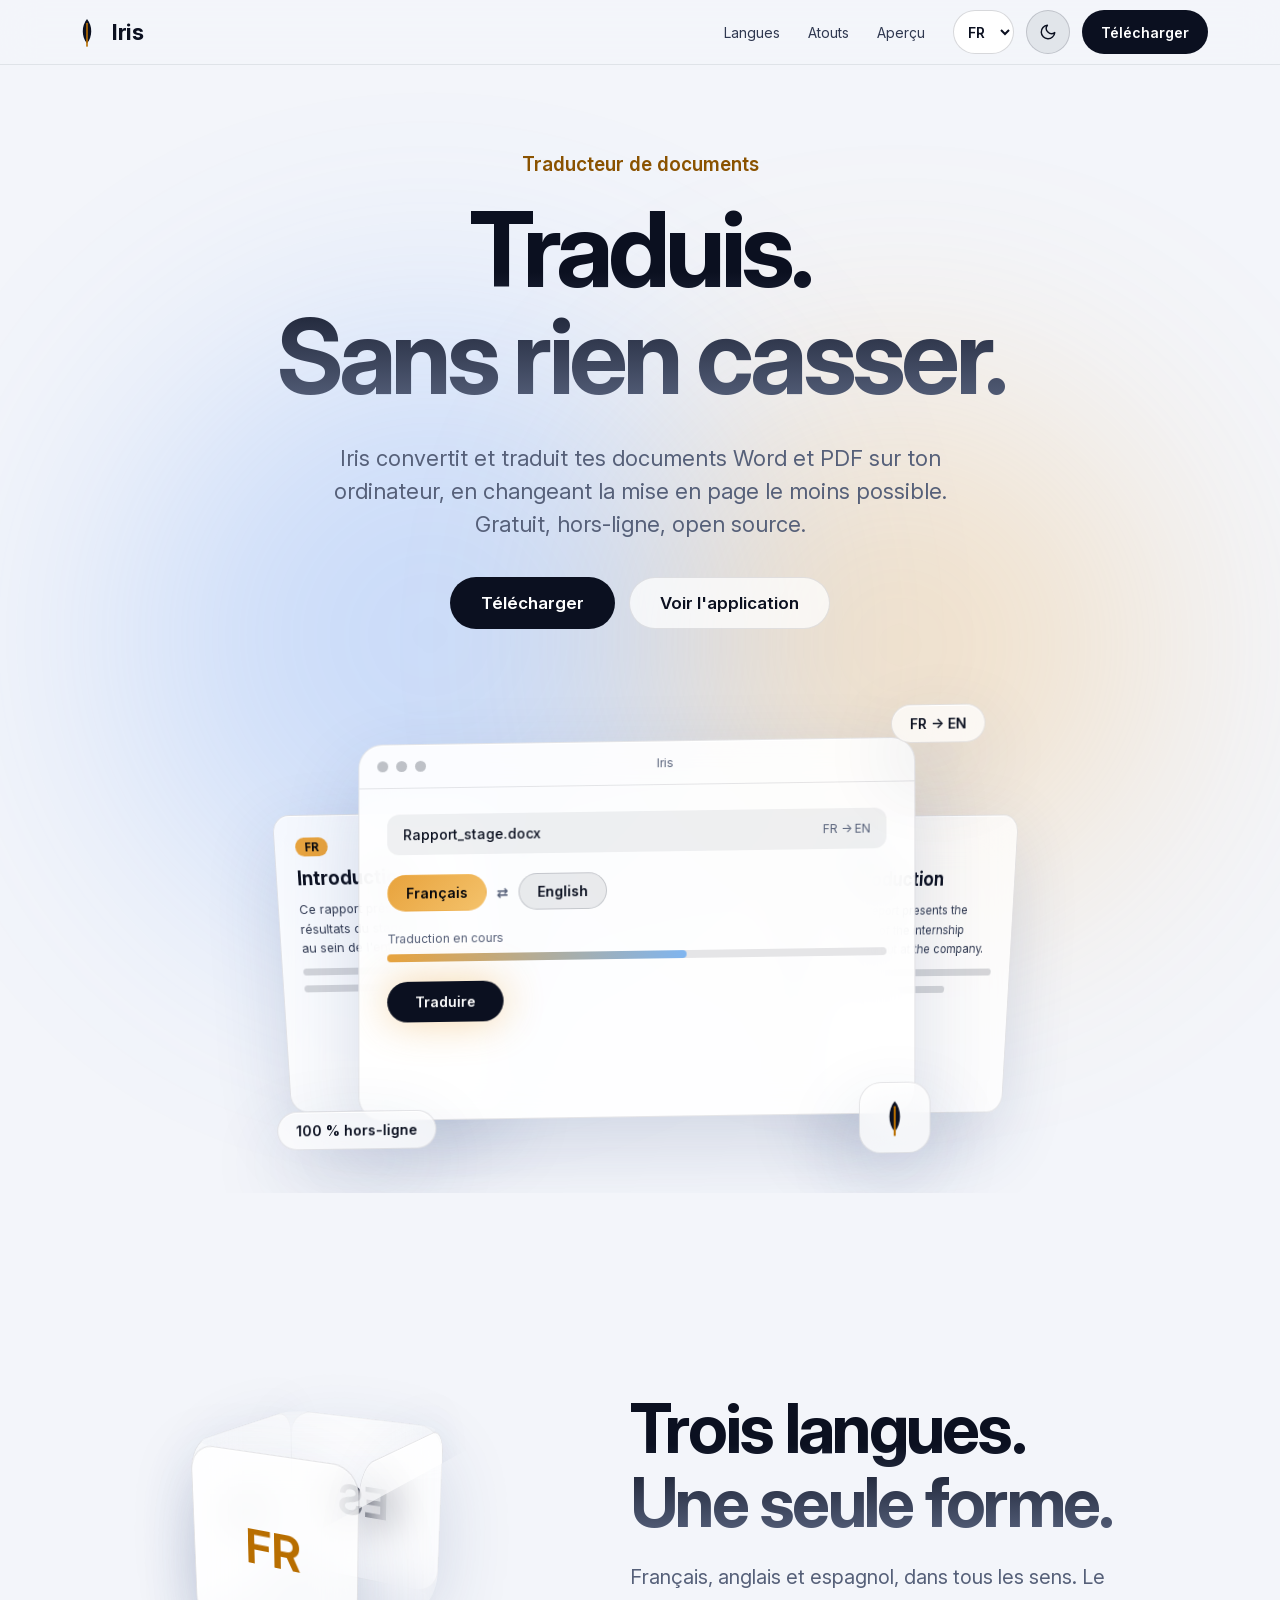
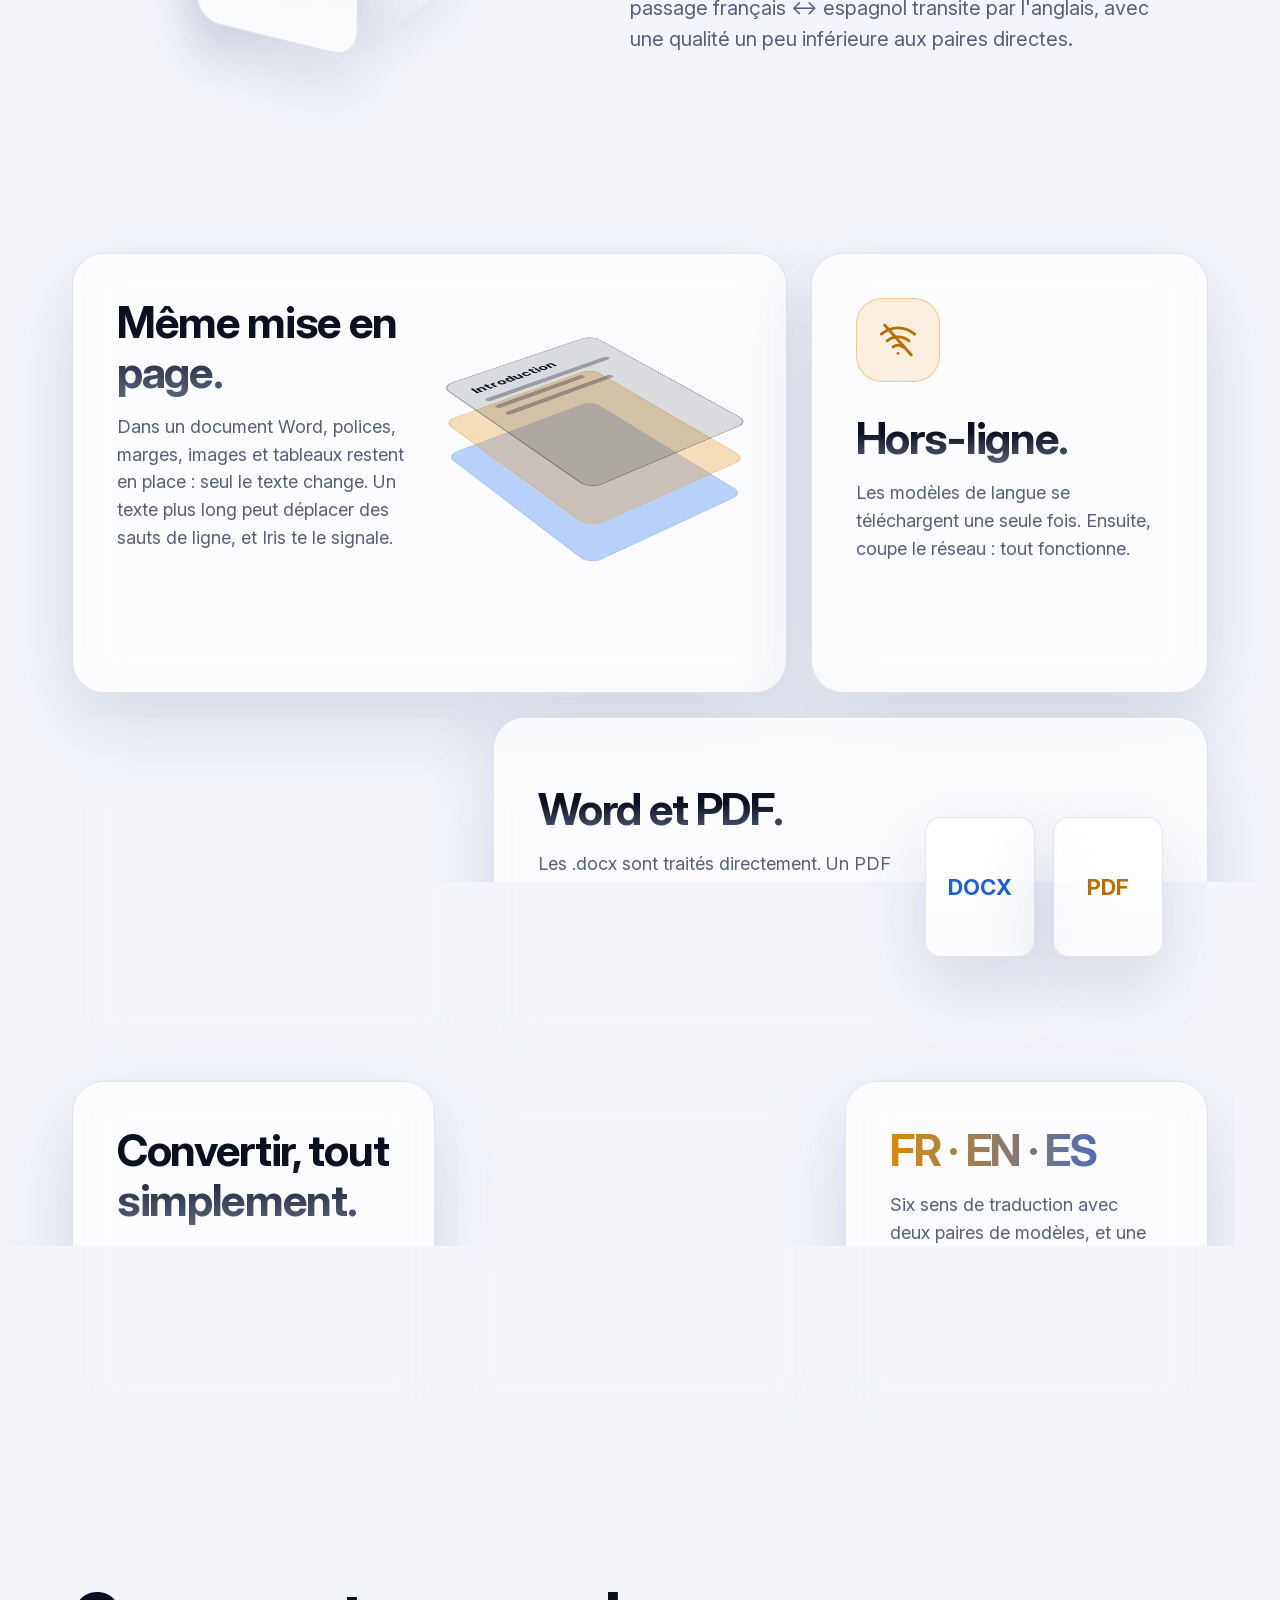
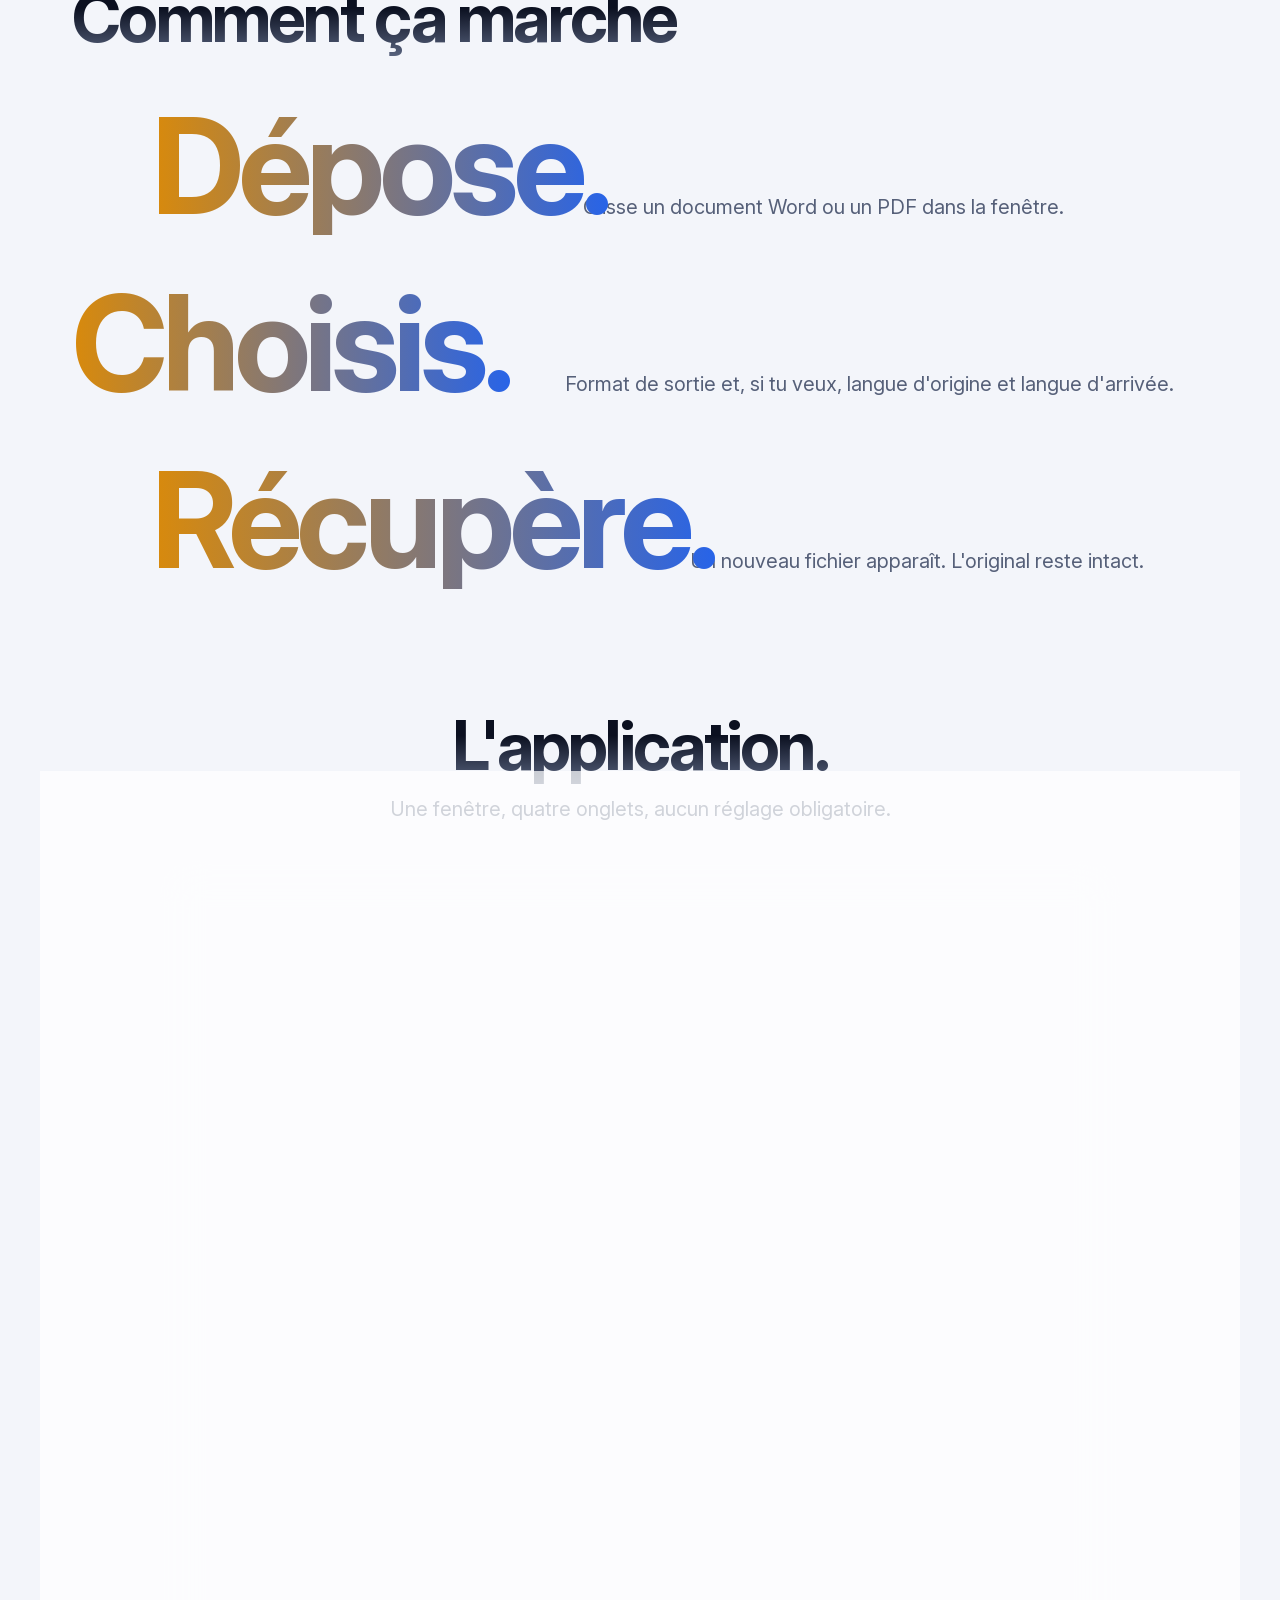
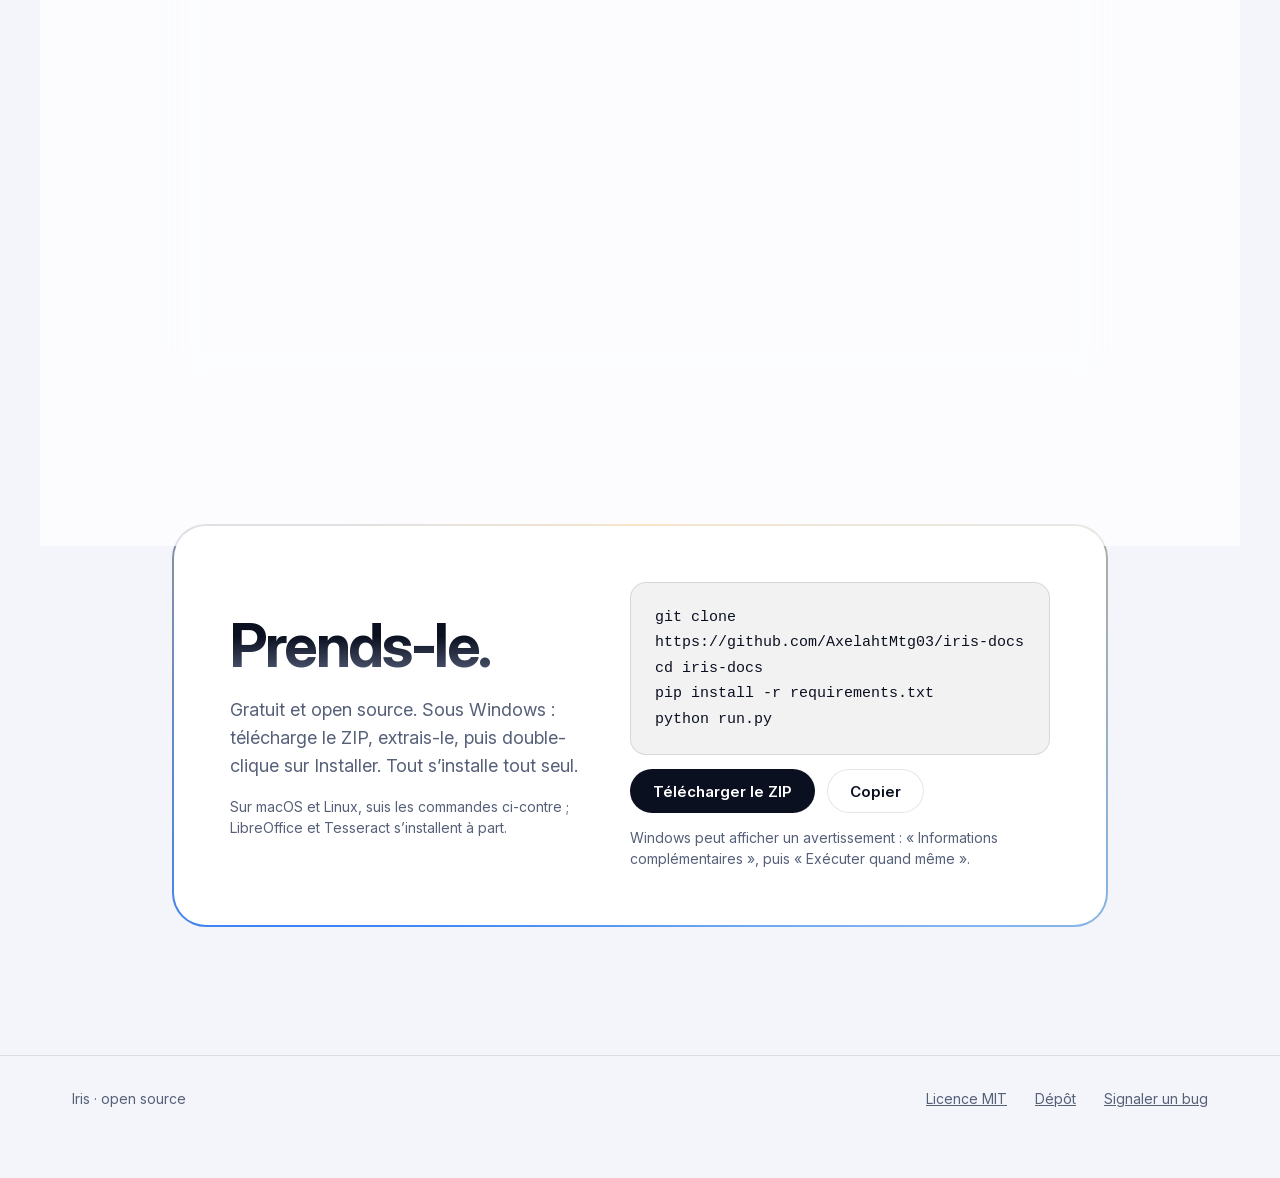
<file: site/index.html>
<!doctype html>
<html lang="fr" data-theme="dark">
<head>
<meta charset="utf-8">
<meta name="viewport" content="width=device-width,initial-scale=1">
<title>Iris — Traduis. Sans rien casser.</title>
<meta name="description" content="Iris convertit et traduit tes documents Word et PDF sur ton ordinateur, en gardant leur mise en page. Gratuit, hors-ligne, open source.">
<link rel="icon" href="assets/iris.svg" type="image/svg+xml">
<link rel="preload" href="fonts/InterVariable.woff2" as="font" type="font/woff2" crossorigin>
<script src="js/theme.js"></script>
<link rel="stylesheet" href="css/site.css">
</head>
<body>
<a class="skip" href="#contenu" data-i18n="skip">Aller au contenu</a>

<header class="top">
<div class="wrap bar">
  <a href="#contenu" class="brand">
    <svg viewBox="0 0 64 64" width="30" height="30" aria-hidden="true"><path d="M32 4C44 18 44 42 32 56C20 42 20 18 32 4Z" fill="currentColor"/><path class="vein" d="M32 14V62" fill="none" stroke-width="3.5" stroke-linecap="round"/></svg>
    <span>Iris</span>
  </a>
  <div class="bar-end">
    <nav id="menu" class="menu" data-i18n-label="navLabel" aria-label="Navigation">
      <a href="#langues" data-i18n="navLanguages">Langues</a>
      <a href="#atouts" data-i18n="navFeatures">Atouts</a>
      <a href="#apercu" data-i18n="navPreview">Aperçu</a>
    </nav>
    <select id="lang" class="lang" data-i18n-label="language" aria-label="Langue">
      <option value="fr">FR</option><option value="en">EN</option><option value="es">ES</option>
    </select>
    <button type="button" class="round" id="themeBtn" data-i18n-label="themeToggle" aria-label="Changer de thème"><span class="i-sun"><svg viewBox="0 0 24 24" width="18" height="18" fill="none" stroke="currentColor" stroke-width="1.9" stroke-linecap="round" stroke-linejoin="round" aria-hidden="true"><circle cx="12" cy="12" r="4"/><path d="M12 2v2M12 20v2M4.9 4.9l1.4 1.4M17.7 17.7l1.4 1.4M2 12h2M20 12h2M4.9 19.1l1.4-1.4M17.7 6.3l1.4-1.4"/></svg></span><span class="i-moon"><svg viewBox="0 0 24 24" width="18" height="18" fill="none" stroke="currentColor" stroke-width="1.9" stroke-linecap="round" stroke-linejoin="round" aria-hidden="true"><path d="M21 12.8A9 9 0 1 1 11.2 3a7 7 0 0 0 9.8 9.8z"/></svg></span></button>
    <a class="btn btn-primary btn-nav" href="#telecharger" data-i18n="download">Télécharger</a>
    <button type="button" class="round burger" id="burger" aria-expanded="false" aria-controls="menu" data-i18n-label="menu" aria-label="Menu"><svg viewBox="0 0 24 24" width="20" height="20" fill="none" stroke="currentColor" stroke-width="1.9" stroke-linecap="round" aria-hidden="true"><path d="M4 7h16M4 12h16M4 17h16"/></svg></button>
  </div>
</div>
</header>

<main id="contenu">

<section class="hero">
<div class="blob blob-a glw" aria-hidden="true"></div>
<div class="blob blob-b glw" aria-hidden="true"></div>
<div class="wrap hero-in">
  <p class="kicker rise" data-i18n="kicker">Traducteur de documents</p>
  <h1 class="grad rise d1" data-i18n="heroTitle">Traduis.
Sans rien casser.</h1>
  <p class="lead rise d2" data-i18n="heroLead">Iris convertit et traduit tes documents Word et PDF sur ton ordinateur, en changeant la mise en page le moins possible. Gratuit, hors-ligne, open source.</p>
  <div class="cta rise d3">
    <a class="btn btn-primary btn-big" href="#telecharger" data-i18n="download">Télécharger</a>
    <a class="btn btn-glass btn-big glass" href="#apercu" data-i18n="seeApp">Voir l'application</a>
  </div>

  <div id="tiltZone" class="scene" aria-hidden="true">
  <div class="scene-scale">
  <div class="sway">
  <div id="stage" class="stage3d">
    <div class="fl side-card side-left">
      <div class="glass doc doc-left"><span class="tag tag-amber">FR</span><strong>Introduction</strong><span>Ce rapport présente les résultats du stage effectué au sein de l'entreprise.</span><div class="line"></div><div class="line w70"></div></div>
    </div>
    <div class="fl2 side-card side-right">
      <div class="glass doc doc-right"><span class="tag tag-sky">EN</span><strong>Introduction</strong><span>This report presents the results of the internship carried out at the company.</span><div class="line"></div><div class="line w70"></div></div>
    </div>
    <div class="mock-pos">
      <div class="glass mock">
        <div class="mock-bar"><i></i><i></i><i></i><span>Iris</span></div>
        <div class="mock-body">
          <div class="mock-file"><span>Rapport_stage.docx</span><small>FR → EN</small></div>
          <div class="mock-langs"><span class="on">Français</span><em>⇄</em><span>English</span></div>
          <div class="mock-progress"><small data-i18n="mockRunning">Traduction en cours</small><div class="track"><div class="prog"></div></div></div>
          <span class="mock-go" data-i18n="mockButton">Traduire</span>
        </div>
      </div>
    </div>
    <div class="fl2 float float-a"><div class="glass chip">FR → EN</div></div>
    <div class="fl float float-b"><div class="glass chip" data-i18n="mockOffline">100 % hors-ligne</div></div>
    <div class="fl float float-c"><div class="glass app-icon"><svg viewBox="0 0 64 64" width="38" height="38"><path d="M32 4C44 18 44 42 32 56C20 42 20 18 32 4Z" fill="currentColor"/><path class="vein" d="M32 14V62" fill="none" stroke-width="3.5" stroke-linecap="round"/></svg></div></div>
  </div>
  </div>
  </div>
  </div>
</div>
</section>

<section id="langues" class="langs">
<div class="wrap split">
  <div class="reveal cube-zone" aria-hidden="true">
    <div class="cube">
      <div class="glass f1">FR</div><div class="glass f2">EN</div><div class="glass f3">ES</div>
      <div class="glass f4">⇄</div><div class="glass f5"></div><div class="glass f6"></div>
    </div>
  </div>
  <div class="reveal split-text">
    <h2 class="grad" data-i18n="langsTitle">Trois langues.
Une seule forme.</h2>
    <p data-i18n="langsText">Français, anglais et espagnol, dans tous les sens. Le passage français ↔ espagnol transite par l'anglais, avec une qualité un peu inférieure aux paires directes.</p>
  </div>
</div>
</section>

<section id="atouts" class="features">
<div class="wrap rows">
  <div class="row">
    <article class="glass card tilt reveal grow2 layout-card">
      <div class="card-text">
        <h3 class="grad" data-i18n="layoutTitle">Même mise en page.</h3>
        <p data-i18n="layoutText">Dans un document Word, polices, marges, images et tableaux restent en place : seul le texte change. Un texte plus long peut déplacer des sauts de ligne, et Iris te le signale.</p>
      </div>
      <div class="layers" aria-hidden="true"><div class="plane"><div class="p1"></div><div class="p2 lay2"></div><div class="p3 lay3"><strong>Introduction</strong><div class="line"></div><div class="line w70"></div><div class="line w85"></div></div></div></div>
    </article>
    <article class="glass card tilt reveal">
      <div class="icon glw" aria-hidden="true"><svg viewBox="0 0 24 24" width="40" height="40" fill="none" stroke="currentColor" stroke-width="1.7" stroke-linecap="round" stroke-linejoin="round"><path d="M2 8.5a15 15 0 0 1 20 0"/><path d="M5.5 12.5a10 10 0 0 1 13 0"/><path d="M9 16.2a5 5 0 0 1 6 0"/><path d="M12 20h.01"/><path d="m4 3 16 18"/></svg></div>
      <h3 class="grad spaced" data-i18n="offlineTitle">Hors-ligne.</h3>
      <p data-i18n="offlineText">Les modèles de langue se téléchargent une seule fois. Ensuite, coupe le réseau : tout fonctionne.</p>
    </article>
  </div>
  <div class="row">
    <article class="glass card short tilt reveal between">
      <span class="gradw huge" data-i18n="price">0 €</span>
      <p data-i18n="freeText">Gratuit et open source. Pas de compte, pas de clé d'API, pas de limite de caractères.</p>
    </article>
    <article class="glass card short tilt reveal grow2 formats">
      <div class="card-text">
        <h3 class="grad" data-i18n="formatsTitle">Word et PDF.</h3>
        <p data-i18n="formatsText">Les .docx sont traités directement. Un PDF traduit garde ses pages : chaque paragraphe est réécrit à sa place. Les scans sont lus par reconnaissance de caractères.</p>
      </div>
      <div class="files" aria-hidden="true"><div class="fl glass file-docx">DOCX</div><div class="fl2 glass file-pdf">PDF</div></div>
    </article>
  </div>
  <div class="row">
    <article class="glass card short tilt reveal">
      <h3 class="grad" data-i18n="convertTitle">Convertir, tout simplement.</h3>
      <p data-i18n="convertText">Word vers PDF ou PDF vers Word, sans rien traduire. La traduction est une option que tu actives quand tu en as besoin.</p>
    </article>
    <article class="glass card short tilt reveal">
      <h3 class="grad" data-i18n="privateTitle">Local et privé.</h3>
      <p data-i18n="privateText">Tes fichiers ne quittent jamais ton ordinateur. Aucun serveur distant, aucune statistique, aucun suivi.</p>
    </article>
    <article class="glass card short tilt reveal">
      <h3 class="gradw" data-i18n="trioTitle">FR · EN · ES</h3>
      <p data-i18n="trioText">Six sens de traduction avec deux paires de modèles, et une interface dans les trois langues.</p>
    </article>
  </div>
</div>
</section>

<section class="how" aria-labelledby="howTitle">
<div class="wrap steps">
  <h2 id="howTitle" class="grad reveal" data-i18n="howTitle">Comment ça marche</h2>
  <div class="step"><span class="gradw word" data-parallax="1" data-i18n="step1">Dépose.</span><span class="step-text" data-i18n="step1Text">Glisse un document Word ou un PDF dans la fenêtre.</span></div>
  <div class="step"><span class="gradw word" data-parallax="-1" data-i18n="step2">Choisis.</span><span class="step-text" data-i18n="step2Text">Format de sortie et, si tu veux, langue d'origine et langue d'arrivée.</span></div>
  <div class="step"><span class="gradw word" data-parallax="1" data-i18n="step3">Récupère.</span><span class="step-text" data-i18n="step3Text">Un nouveau fichier apparaît. L'original reste intact.</span></div>
</div>
</section>

<section id="apercu" class="preview">
<div class="wrap">
  <h2 class="grad reveal" data-i18n="previewTitle">L'application.</h2>
  <p class="reveal" data-i18n="previewText">Une fenêtre, quatre onglets, aucun réglage obligatoire.</p>
  <figure class="reveal shot glass">
    <img class="only-dark" src="assets/app-dark.webp" width="1148" height="1363" loading="lazy" data-i18n-alt="shotAlt" alt="L'application Iris après la traduction d'un rapport : aperçu, boutons et rapport de fidélité.">
    <img class="only-light" src="assets/app-light.webp" width="1148" height="1363" loading="lazy" data-i18n-alt="shotAlt" alt="L'application Iris après la traduction d'un rapport : aperçu, boutons et rapport de fidélité.">
  </figure>
</div>
</section>

<section id="telecharger" class="get">
<div class="narrow">
  <div class="glowb reveal">
  <div class="get-card">
    <div class="get-text">
      <h2 class="grad" data-i18n="getTitle">Prends-le.</h2>
      <p data-i18n="getText">Gratuit et open source. Sous Windows : télécharge le ZIP, extrais-le, puis double-clique sur Installer. Tout s’installe tout seul.</p>
      <p class="small" data-i18n="getTools">Sur macOS et Linux, suis les commandes ci-contre ; LibreOffice et Tesseract s’installent à part.</p>
    </div>
    <div class="get-code">
      <pre id="commands" tabindex="0" data-i18n-label="commandsLabel" aria-label="Commandes d'installation">git clone https://github.com/AxelahtMtg03/iris-docs
cd iris-docs
pip install -r requirements.txt
python run.py</pre>
      <div class="get-actions">
        <a class="btn btn-primary" id="zip" href="#" data-i18n="zip">Télécharger le ZIP</a>
        <button type="button" class="btn btn-glass" id="copy" data-i18n="copy">Copier</button>
      </div>
      <span id="copied" class="small" role="status" aria-live="polite"></span>
      <span class="small" data-i18n="soon">Windows peut afficher un avertissement : « Informations complémentaires », puis « Exécuter quand même ».</span>
    </div>
  </div>
  </div>
</div>
</section>
</main>

<footer class="foot">
<div class="wrap foot-in">
  <span>Iris · open source</span>
  <a id="license" href="#" data-i18n="license">Licence MIT</a>
  <a id="repo" href="#" data-i18n="repo">Dépôt</a>
  <a id="bug" href="#" data-i18n="bug">Signaler un bug</a>
</div>
</footer>

<script src="js/config.js"></script>
<script src="js/i18n.js"></script>
<script src="js/site.js"></script>
</body>
</html>
</file>
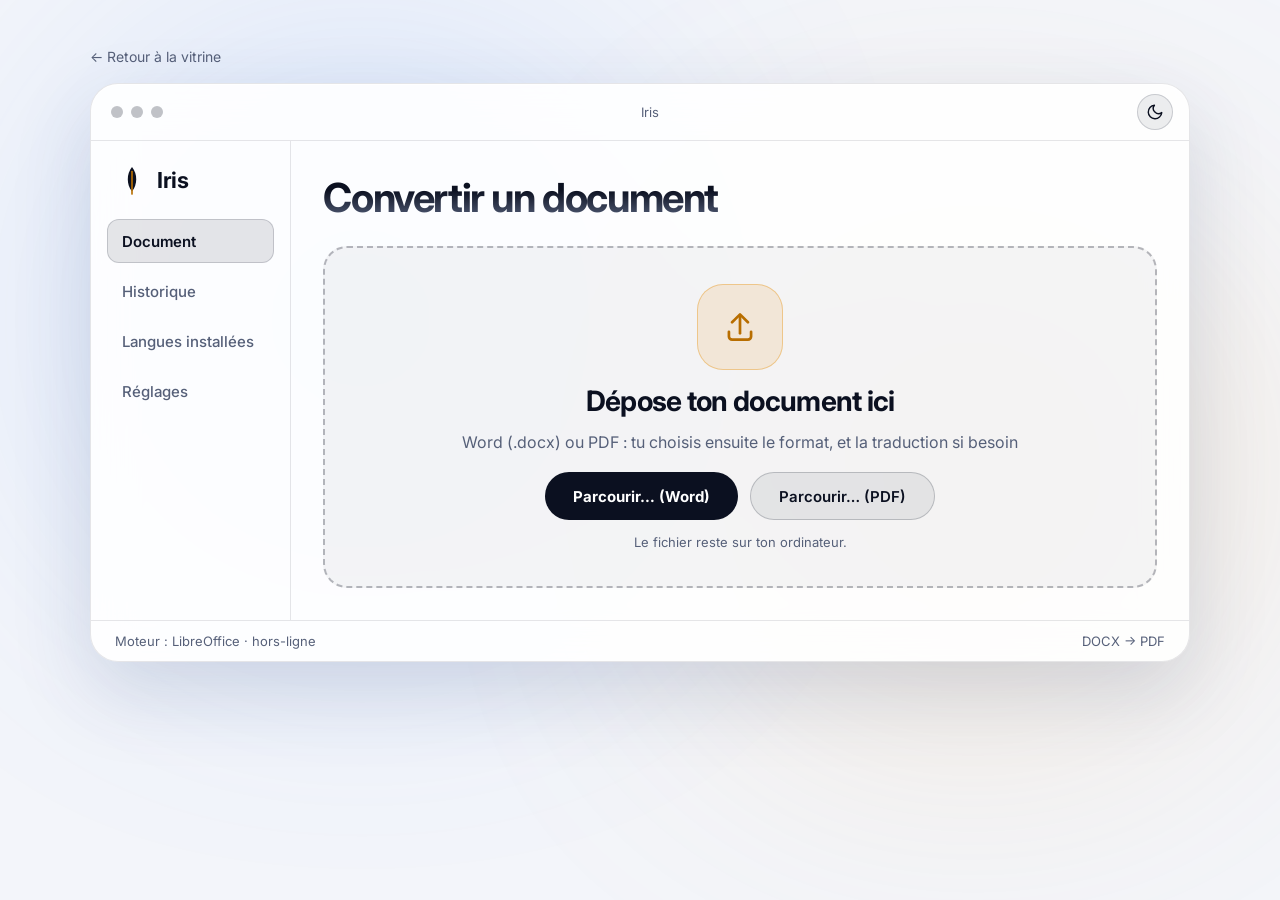
<file: design-reference/app.html>
<!doctype html>
<html lang="fr" data-theme="dark">
<head>
<meta charset="utf-8">
<meta name="viewport" content="width=device-width,initial-scale=1">
<title>Iris — Application</title>
<script>(function(){try{var t=localStorage.getItem('iris-theme');if(!t)t=matchMedia('(prefers-color-scheme: light)').matches?'light':'dark';document.documentElement.setAttribute('data-theme',t)}catch(e){}})()</script>
<link href="https://fonts.googleapis.com/css2?family=Inter:wght@400;500;600;700&display=swap" rel="stylesheet">
<style>
html[data-theme="dark"]{--bg:#05060B;--fg:#F5F5F7;--muted:#A1A1AA;--soft:#C7C9D4;--wr:255,255,255;--gBg:rgba(255,255,255,0.07);--gBd:rgba(255,255,255,0.15);--gHi:rgba(255,255,255,0.18);--shadow:rgba(0,0,0,0.5);--navBg:rgba(5,6,11,0.65);--winBg:rgba(14,18,34,0.78);--card2:#0A0C16;--btnBg:#F5F5F7;--btnFg:#05060B;--gA:#FFFFFF;--gB:#8A90A6;--acc:#E8A33D;--blue:#7FB5F0;--g1:#E8A33D;--g2:#7FB5F0;--blobA:0.5;--blobB:0.35;--swapBg:rgba(20,24,44,0.9)}
html[data-theme="light"]{--bg:#F3F5FA;--fg:#0B1020;--muted:#566079;--soft:#2F3850;--wr:11,16,32;--gBg:rgba(255,255,255,0.72);--gBd:rgba(11,16,32,0.1);--gHi:rgba(255,255,255,1);--shadow:rgba(40,60,120,0.16);--navBg:rgba(243,245,250,0.72);--winBg:rgba(255,255,255,0.9);--card2:#FFFFFF;--btnBg:#0B1020;--btnFg:#FFFFFF;--gA:#0B1020;--gB:#5A6580;--acc:#B86E00;--blue:#1D5FD8;--g1:#D98A0B;--g2:#2563EB;--blobA:0.22;--blobB:0.25;--swapBg:rgba(255,255,255,0.95)}
html{background:var(--bg)}
body{margin:0;background:var(--bg)}
.i-sun,.i-moon{display:none;line-height:0}
html[data-theme="dark"] .i-sun{display:inline-flex}
html[data-theme="light"] .i-moon{display:inline-flex}
button{font-family:inherit}
@keyframes glow{0%,100%{opacity:0.5;transform:scale(1)}50%{opacity:0.9;transform:scale(1.12)}}
@keyframes prog2{from{width:4%}to{width:100%}}
@keyframes spinr{to{transform:rotate(360deg)}}
@keyframes rise{from{opacity:0;transform:translateY(24px)}to{opacity:1;transform:none}}
.glass{background:var(--gBg);border:1px solid var(--gBd);backdrop-filter:blur(22px);-webkit-backdrop-filter:blur(22px);box-shadow:0 30px 80px var(--shadow),inset 0 1px 0 var(--gHi)}
.grad{background:linear-gradient(180deg,var(--gA) 35%,var(--gB));-webkit-background-clip:text;background-clip:text;-webkit-text-fill-color:transparent;color:transparent}
.glw{animation:glow 8s ease-in-out infinite}
.run{animation:prog2 2.3s linear forwards}
.spin{animation:spinr 0.9s linear infinite}
.rise{animation:rise 0.8s cubic-bezier(0.2,0.7,0.2,1) both}
.pill{transition:transform 0.2s ease}
.pill:hover{transform:scale(1.04)}
.face{position:absolute;inset:0;box-sizing:border-box;border-radius:18px;padding:24px;display:flex;flex-direction:column;gap:12px;backface-visibility:hidden;-webkit-backface-visibility:hidden}
@keyframes bob{0%,100%{transform:translateY(0)}50%{transform:translateY(-8px)}}
@keyframes dash{to{background-position:40px 0,-40px 100%,0 -40px,100% 40px}}
.bob{animation:bob 3.4s ease-in-out infinite}
.dz{border:2px dashed rgba(var(--wr),0.28);background:rgba(var(--wr),0.04);transition:transform 0.3s cubic-bezier(0.2,0.7,0.2,1),border-color 0.2s ease,background 0.2s ease}
.dz:hover{transform:scale(1.015);border-color:var(--acc);background:rgba(var(--wr),0.08)}
.link{background:transparent;border:0;padding:0;color:var(--muted);font-size:14px;text-decoration:underline;cursor:pointer}
@media (prefers-reduced-motion:reduce){.glw,.run,.spin,.rise,.bob{animation:none!important}}
</style>
</head>
<body>
<div style="background:var(--bg);color:var(--fg);font-family:'Inter',system-ui,sans-serif;min-height:100vh;position:relative;overflow:hidden;padding:48px 32px;box-sizing:border-box">
<div class="glw" style="position:absolute;left:8%;top:60px;width:520px;height:520px;border-radius:50%;background:#3B82F6;filter:blur(140px);opacity:var(--blobA)"></div>
<div class="glw" style="position:absolute;right:6%;top:240px;width:460px;height:460px;border-radius:50%;background:#E8A33D;filter:blur(140px);opacity:var(--blobB)"></div>

<div id="zone" style="position:relative;max-width:1100px;margin:0 auto;display:flex;flex-direction:column;gap:18px;perspective:1800px">

<a href="vitrine.html" style="align-self:flex-start;font-size:14px;text-decoration:none;color:var(--muted)">← Retour à la vitrine</a>

<div id="win" class="glass rise" style="border-radius:28px;overflow:hidden;transition:transform 0.3s ease-out;background:var(--winBg)">

<div style="display:flex;align-items:center;gap:8px;padding:10px 16px 10px 20px;border-bottom:1px solid rgba(var(--wr),0.1)">
<span style="width:12px;height:12px;border-radius:50%;background:rgba(var(--wr),0.25)"></span><span style="width:12px;height:12px;border-radius:50%;background:rgba(var(--wr),0.25)"></span><span style="width:12px;height:12px;border-radius:50%;background:rgba(var(--wr),0.25)"></span>
<span style="flex:1;text-align:center;font-size:13px;color:var(--muted)">Iris</span>
<button type="button" id="themeBtn" class="pill" aria-label="Changer de thème" style="width:36px;height:36px;border-radius:50%;border:1px solid rgba(var(--wr),0.16);background:rgba(var(--wr),0.07);color:var(--fg);display:inline-flex;align-items:center;justify-content:center;cursor:pointer;padding:0"><span class="i-sun"><svg viewBox="0 0 24 24" width="18" height="18" fill="none" stroke="currentColor" stroke-width="1.9" stroke-linecap="round" stroke-linejoin="round" aria-hidden="true"><circle cx="12" cy="12" r="4"/><path d="M12 2v2M12 20v2M4.9 4.9l1.4 1.4M17.7 17.7l1.4 1.4M2 12h2M20 12h2M4.9 19.1l1.4-1.4M17.7 6.3l1.4-1.4"/></svg></span><span class="i-moon"><svg viewBox="0 0 24 24" width="18" height="18" fill="none" stroke="currentColor" stroke-width="1.9" stroke-linecap="round" stroke-linejoin="round" aria-hidden="true"><path d="M21 12.8A9 9 0 1 1 11.2 3a7 7 0 0 0 9.8 9.8z"/></svg></span></button>
</div>

<div style="display:flex;flex-wrap:wrap">

<aside style="flex:1 1 200px;max-width:240px;min-width:180px;box-sizing:border-box;padding:24px 16px;border-right:1px solid rgba(var(--wr),0.1);display:flex;flex-direction:column;gap:6px">
<div style="display:flex;align-items:center;gap:10px;padding:0 10px 18px">
<svg viewBox="0 0 64 64" width="30" height="30" aria-hidden="true"><path d="M32 4C44 18 44 42 32 56C20 42 20 18 32 4Z" fill="currentColor"/><path d="M32 14V62" fill="none" style="stroke:var(--acc)" stroke-width="3.5" stroke-linecap="round"/></svg>
<span style="font-weight:700;font-size:22px;letter-spacing:-0.02em">Iris</span>
</div>
<button type="button" style="min-height:44px;padding:0 14px;border-radius:12px;border:1px solid rgba(var(--wr),0.16);background:rgba(var(--wr),0.1);color:var(--fg);font-size:15px;font-weight:600;text-align:left;cursor:pointer">Document</button>
<button type="button" style="min-height:44px;padding:0 14px;border-radius:12px;border:1px solid transparent;background:transparent;color:var(--muted);font-size:15px;font-weight:500;text-align:left;cursor:pointer">Historique</button>
<button type="button" style="min-height:44px;padding:0 14px;border-radius:12px;border:1px solid transparent;background:transparent;color:var(--muted);font-size:15px;font-weight:500;text-align:left;cursor:pointer">Langues installées</button>
<button type="button" style="min-height:44px;padding:0 14px;border-radius:12px;border:1px solid transparent;background:transparent;color:var(--muted);font-size:15px;font-weight:500;text-align:left;cursor:pointer">Réglages</button>
</aside>

<main style="flex:999 1 520px;min-width:0;box-sizing:border-box;padding:32px;display:flex;flex-direction:column;gap:24px">
<div style="display:flex;flex-wrap:wrap;align-items:center;justify-content:space-between;gap:14px">
<h1 class="grad" style="margin:0;font-size:40px;letter-spacing:-0.035em;font-weight:700">Convertir un document</h1>
</div>

<div id="noFile" class="dz" style="border-radius:24px;min-height:300px;box-sizing:border-box;padding:36px;display:flex;flex-direction:column;align-items:center;justify-content:center;gap:14px;text-align:center">
<div class="bob" style="width:84px;height:84px;border-radius:26px;display:flex;align-items:center;justify-content:center;background:rgba(232,163,61,0.16);border:1px solid rgba(232,163,61,0.5);color:var(--acc)"><svg viewBox="0 0 24 24" width="38" height="38" fill="none" stroke="currentColor" stroke-width="1.7" stroke-linecap="round" stroke-linejoin="round" aria-hidden="true"><path d="M12 16V5"/><path d="m7 9 5-5 5 5"/><path d="M5 15v3a2 2 0 0 0 2 2h10a2 2 0 0 0 2-2v-3"/></svg></div>
<strong style="font-size:28px;letter-spacing:-0.025em">Dépose ton document ici</strong>
<span style="font-size:16px;color:var(--muted)">Word (.docx) ou PDF : tu choisis ensuite le format, et la traduction si besoin</span>
<div style="display:flex;flex-wrap:wrap;gap:12px;justify-content:center;margin-top:6px">
<button type="button" class="pill" data-drop="docx" style="min-height:48px;padding:0 28px;border-radius:999px;border:0;background:var(--btnBg);color:var(--btnFg);font-size:15px;font-weight:700;cursor:pointer">Parcourir… (Word)</button>
<button type="button" class="pill" data-drop="pdf" style="min-height:48px;padding:0 28px;border-radius:999px;border:1px solid rgba(var(--wr),0.2);background:rgba(var(--wr),0.07);color:var(--fg);font-size:15px;font-weight:600;cursor:pointer">Parcourir… (PDF)</button>
</div>
<span style="font-size:13px;color:var(--muted)">Le fichier reste sur ton ordinateur.</span>
</div>

<div id="hasFile" style="display:none">

<div style="display:flex;flex-wrap:wrap;align-items:center;gap:12px;padding:12px 16px;border-radius:14px;background:rgba(var(--wr),0.06);border:1px solid rgba(var(--wr),0.12)">
<span id="srcExt" style="padding:3px 10px;border-radius:999px;background:rgba(232,163,61,0.18);border:1px solid rgba(232,163,61,0.5);color:var(--acc);font-size:12px;font-weight:700"></span>
<span id="fileName" style="flex:1 1 160px;font-size:15px;font-weight:600"></span>
<button type="button" class="link" id="removeFile">Changer de fichier</button>
</div>

<div style="display:flex;flex-wrap:wrap;gap:18px;align-items:stretch;position:relative;perspective:1300px">
<div class="glass" style="flex:1 1 260px;min-width:0;min-height:250px;box-sizing:border-box;padding:24px;border-radius:18px;display:flex;flex-direction:column;gap:12px">
<span id="srcLabel" style="align-self:flex-start;padding:2px 10px;border-radius:999px;background:#E8A33D;color:#05060B;font-size:12px;font-weight:700"></span>
<strong id="srcT" style="font-size:24px;letter-spacing:-0.02em"></strong>
<span id="srcB" style="font-size:15px;line-height:1.55;color:var(--soft)"></span>
<div style="height:7px;border-radius:4px;background:rgba(var(--wr),0.14)"></div>
<div style="height:7px;width:70%;border-radius:4px;background:rgba(var(--wr),0.14)"></div>
<div style="height:7px;width:85%;border-radius:4px;background:rgba(var(--wr),0.14)"></div>
</div>

<div style="flex:1 1 260px;min-width:0;min-height:250px;position:relative">
<div id="flip" style="position:absolute;inset:0;transform-style:preserve-3d;transition:transform 1s cubic-bezier(0.2,0.8,0.2,1);transform:rotateY(0deg)">
<div class="face glass" style="align-items:flex-start;justify-content:center">
<span id="dstLabel" style="align-self:flex-start;padding:2px 10px;border-radius:999px;background:rgba(var(--wr),0.12);color:var(--soft);font-size:12px;font-weight:700"></span>
<div id="idleBox" style="display:contents">
<span style="font-size:15px;line-height:1.55;color:var(--muted)">Le fichier de sortie apparaîtra ici.</span>
<div style="height:7px;border-radius:4px;background:rgba(var(--wr),0.08)"></div>
<div style="height:7px;width:70%;border-radius:4px;background:rgba(var(--wr),0.08)"></div>
<div style="height:7px;width:85%;border-radius:4px;background:rgba(var(--wr),0.08)"></div>
</div>
<div id="runBox" style="display:none;flex-direction:column;gap:12px;align-self:stretch">
<div style="display:flex;align-items:center;gap:12px;color:var(--soft);font-size:15px">
<span class="spin" style="width:18px;height:18px;border-radius:50%;border:2px solid rgba(var(--wr),0.2);border-top-color:var(--acc)"></span><span class="runText"></span>
</div>
<div style="height:8px;border-radius:4px;background:rgba(var(--wr),0.1)"><div class="run" style="height:8px;border-radius:4px;background:linear-gradient(90deg,var(--g1),var(--g2))"></div></div>
</div>
</div>
<div class="face glass" style="transform:rotateY(180deg)">
<span id="dstLabel2" style="align-self:flex-start;padding:2px 10px;border-radius:999px;background:#7FB5F0;color:#05060B;font-size:12px;font-weight:700"></span>
<strong id="dstT" style="font-size:24px;letter-spacing:-0.02em"></strong>
<span id="dstB" style="font-size:15px;line-height:1.55;color:var(--soft)"></span>
<div style="height:7px;border-radius:4px;background:rgba(var(--wr),0.14)"></div>
<div style="height:7px;width:70%;border-radius:4px;background:rgba(var(--wr),0.14)"></div>
<div style="height:7px;width:85%;border-radius:4px;background:rgba(var(--wr),0.14)"></div>
</div>
</div>
</div>

<span style="position:absolute;left:50%;top:84px;margin-left:-28px;width:56px;height:56px;border-radius:50%;border:1px solid rgba(var(--wr),0.3);background:var(--swapBg);color:var(--fg);display:flex;align-items:center;justify-content:center;z-index:2;box-shadow:0 10px 30px var(--shadow)">
<svg viewBox="0 0 24 24" width="22" height="22" fill="none" stroke="currentColor" stroke-width="1.9" stroke-linecap="round" stroke-linejoin="round" aria-hidden="true"><path d="M5 12h14"/><path d="m13 6 6 6-6 6"/></svg>
</span>
</div>

<div style="display:flex;flex-direction:column;gap:10px">
<span style="font-size:13px;color:var(--muted)">1 · Format de sortie</span>
<div id="fmtPills" style="display:flex;flex-wrap:wrap;gap:8px"></div>
</div>

<div id="tradBox" style="display:flex;flex-direction:column;gap:16px;padding:18px 20px;border-radius:18px;transition:background 0.3s ease,border-color 0.3s ease">
<div style="display:flex;flex-wrap:wrap;align-items:center;justify-content:space-between;gap:12px">
<div style="display:flex;flex-direction:column;gap:2px">
<span style="font-size:13px;color:var(--muted)">2 · Optionnel</span>
<strong style="font-size:18px;letter-spacing:-0.01em">Traduire aussi le contenu</strong>
</div>
<button type="button" id="sw" role="switch" aria-checked="false" aria-label="Traduire aussi le contenu" style="position:relative;width:60px;height:34px;border-radius:999px;border:1px solid rgba(var(--wr),0.2);cursor:pointer;padding:0;transition:background 0.3s ease">
<span id="knob" style="position:absolute;top:3px;left:3px;width:26px;height:26px;border-radius:50%;box-shadow:0 2px 8px var(--shadow);transition:left 0.3s cubic-bezier(0.2,0.8,0.2,1)"></span>
</button>
</div>
<div id="tradOpts" class="rise" style="display:none;flex-wrap:wrap;align-items:flex-end;gap:18px">
<div style="display:flex;flex-direction:column;gap:10px">
<span style="font-size:13px;color:var(--muted)">De</span>
<div id="srcPills" style="display:flex;flex-wrap:wrap;gap:8px"></div>
</div>
<button type="button" id="swap" aria-label="Inverser les langues" class="pill" style="width:44px;height:44px;border-radius:50%;border:1px solid rgba(var(--wr),0.2);background:rgba(var(--wr),0.07);color:var(--fg);display:flex;align-items:center;justify-content:center;cursor:pointer">
<svg viewBox="0 0 24 24" width="20" height="20" fill="none" stroke="currentColor" stroke-width="1.9" stroke-linecap="round" stroke-linejoin="round" aria-hidden="true"><path d="M7 4 3 8l4 4"/><path d="M3 8h14"/><path d="m17 20 4-4-4-4"/><path d="M21 16H7"/></svg>
</button>
<div style="display:flex;flex-direction:column;gap:10px">
<span style="font-size:13px;color:var(--muted)">Vers</span>
<div id="dstPills" style="display:flex;flex-wrap:wrap;gap:8px"></div>
</div>
</div>
<span id="notTrad" style="font-size:14px;line-height:1.5;color:var(--muted)">Désactivé : la langue du document ne change pas.</span>
</div>

<div style="display:flex;flex-wrap:wrap;align-items:center;gap:18px">
<button type="button" id="start" class="pill" style="min-height:52px;padding:0 36px;border-radius:999px;border:0;background:var(--btnBg);color:var(--btnFg);font-size:16px;font-weight:700;cursor:pointer;box-shadow:0 0 44px rgba(232,163,61,0.5)"></button>
<span id="cant" style="min-height:52px;padding:0 36px;border-radius:999px;background:rgba(var(--wr),0.08);color:var(--muted);font-size:15px;font-weight:600;display:none;align-items:center">Choisis un format ou active la traduction</span>
<span id="runBtn" style="min-height:52px;padding:0 36px;border-radius:999px;background:rgba(var(--wr),0.1);color:var(--muted);font-size:16px;font-weight:600;display:none;align-items:center"></span>
<div id="doneBox" style="display:none;flex-wrap:wrap;align-items:center;gap:18px">
<span id="outName" style="font-size:15px;font-weight:600;color:var(--blue)"></span>
<button type="button" class="pill" id="openDir" style="min-height:44px;padding:0 24px;border-radius:999px;border:0;background:linear-gradient(135deg,#E8A33D,#F4C26B);color:#05060B;font-size:15px;font-weight:700;cursor:pointer">Ouvrir le dossier</button>
<button type="button" id="reset" class="link">Un autre fichier</button>
</div>
</div>
</div>
</main>
</div>

<div style="display:flex;flex-wrap:wrap;gap:12px;justify-content:space-between;padding:12px 24px;border-top:1px solid rgba(var(--wr),0.1);font-size:13px;color:var(--muted)">
<span id="engine"></span>
<span id="footR"></span>
</div>

</div>
</div>
</div>
<script>
(function(){
  var html=document.documentElement, $=function(i){return document.getElementById(i)};
  var L=[{id:'fr',label:'Français'},{id:'en',label:'English'},{id:'es',label:'Español'}];
  var D={fr:{t:'Introduction',b:"Ce rapport présente les résultats du stage effectué au sein de l'entreprise."},
         en:{t:'Introduction',b:'This report presents the results of the internship carried out at the company.'},
         es:{t:'Introducción',b:'Este informe presenta los resultados de las prácticas realizadas en la empresa.'}};
  var S={trad:false,file:null,src:'fr',dst:'en',fmt:'other',stage:'idle'}, timer=null;
  var base='Rapport_stage';
  function clear(){if(timer){clearTimeout(timer);timer=null}}
  function set(p){for(var k in p)S[k]=p[k];render()}
  function look(on){return on?{aria:'true',bg:'linear-gradient(135deg,#E8A33D,#F4C26B)',fg:'#05060B',bd:'transparent'}
                             :{aria:'false',bg:'rgba(var(--wr),0.07)',fg:'var(--fg)',bd:'rgba(var(--wr),0.16)'}}
  function pills(el,items){
    el.innerHTML='';
    items.forEach(function(it){
      var l=look(it.on),b=document.createElement('button');
      b.type='button';b.className='pill';b.setAttribute('aria-pressed',l.aria);b.textContent=it.label;
      b.style.cssText='min-height:44px;padding:0 20px;border-radius:999px;border:1px solid '+l.bd+';background:'+l.bg+';color:'+l.fg+';font-size:15px;font-weight:600;cursor:pointer';
      b.addEventListener('click',it.pick);el.appendChild(b);
    });
  }
  function other(id){return L.filter(function(x){return x.id!==id})[0].id}
  function show(el,disp,on){el.style.display=on?disp:'none'}
  function render(){
    var file=S.file,ext=file||'docx',otherExt=ext==='docx'?'pdf':'docx',trad=S.trad,conv=S.fmt==='other',can=conv||trad;
    var nameOf=function(e){return e==='pdf'?'PDF':'Word (.docx)'};
    var outExt=conv?otherExt:ext, code=function(s){return s.toUpperCase()};
    var action=conv&&trad?'Convertir et traduire':conv?'Convertir':'Traduire';
    var progress=conv&&trad?'Conversion et traduction en cours':conv?'Conversion en cours':'Traduction en cours';
    show($('noFile'),'flex',!file); show($('hasFile'),'contents',!!file);
    $('srcExt').textContent=code(ext); $('fileName').textContent=base+'.'+ext;
    $('srcLabel').textContent=trad?code(ext)+' · '+code(S.src):code(ext);
    var sd=D[trad?S.src:'fr'],dd=D[trad?S.dst:'fr'];
    $('srcT').textContent=sd.t;$('srcB').textContent=sd.b;$('dstT').textContent=dd.t;$('dstB').textContent=dd.b;
    var dl=(conv?code(outExt):code(ext))+(trad?' · '+code(S.dst):'');
    $('dstLabel').textContent=dl;$('dstLabel2').textContent=dl;
    pills($('fmtPills'),[{label:nameOf(otherExt),on:S.fmt==='other',pick:function(){clear();set({fmt:'other',stage:'idle'})}},
                         {label:'Garder '+nameOf(ext),on:S.fmt==='same',pick:function(){clear();set({fmt:'same',stage:'idle'})}}]);
    pills($('srcPills'),L.map(function(l){return{label:l.label,on:S.src===l.id,pick:function(){clear();set({src:l.id,dst:S.dst===l.id?other(l.id):S.dst,stage:'idle'})}}}));
    pills($('dstPills'),L.map(function(l){return{label:l.label,on:S.dst===l.id,pick:function(){clear();set({dst:l.id,src:S.src===l.id?other(l.id):S.src,stage:'idle'})}}}));
    var box=$('tradBox');
    box.style.background='rgba(var(--wr),'+(trad?'0.08':'0.04')+')';
    box.style.border='1px solid '+(trad?'rgba(232,163,61,0.55)':'rgba(var(--wr),0.12)');
    var sw=$('sw');sw.setAttribute('aria-checked',trad?'true':'false');
    sw.style.background=trad?'linear-gradient(135deg,#E8A33D,#F4C26B)':'rgba(var(--wr),0.12)';
    $('knob').style.left=trad?'29px':'3px';$('knob').style.background=trad?'#05060B':'var(--fg)';
    show($('tradOpts'),'flex',trad);show($('notTrad'),'inline',!trad);
    var idle=S.stage==='idle',running=S.stage==='running',done=S.stage==='done';
    $('start').textContent=action;
    show($('start'),'inline-block',idle&&can);show($('cant'),'inline-flex',idle&&!can);
    show($('runBtn'),'inline-flex',running);$('runBtn').textContent=progress+'…';
    show($('doneBox'),'flex',done);
    $('outName').textContent='Terminé : '+base+(trad?'_'+S.dst:'')+'.'+outExt;
    show($('idleBox'),'contents',!running);show($('runBox'),'flex',running);
    document.querySelectorAll('.runText').forEach(function(e){e.textContent=progress});
    $('flip').style.transform=done?'rotateY(180deg)':'rotateY(0deg)';
    $('engine').textContent='Moteur : '+(conv?'LibreOffice':'')+(conv&&trad?' + ':'')+(trad?'Argos Translate':'')+' · hors-ligne';
    $('footR').textContent=(conv?code(ext)+' → '+code(outExt):code(ext))+(trad?' · '+code(S.src)+' → '+code(S.dst):'');
  }
  document.querySelectorAll('[data-drop]').forEach(function(b){b.addEventListener('click',function(){clear();set({file:b.getAttribute('data-drop'),stage:'idle'})})});
  $('removeFile').addEventListener('click',function(){clear();set({file:null,stage:'idle'})});
  $('reset').addEventListener('click',function(){clear();set({file:null,stage:'idle'})});
  $('sw').addEventListener('click',function(){clear();set({trad:!S.trad,stage:'idle'})});
  $('swap').addEventListener('click',function(){clear();set({src:S.dst,dst:S.src,stage:'idle'})});
  $('start').addEventListener('click',function(){set({stage:'running'});timer=setTimeout(function(){set({stage:'done'})},2300)});
  $('themeBtn').addEventListener('click',function(){
    var t=html.getAttribute('data-theme')==='dark'?'light':'dark';
    html.setAttribute('data-theme',t);try{localStorage.setItem('iris-theme',t)}catch(e){}
  });
  render();
})();
</script>
</body>
</html>
</file>
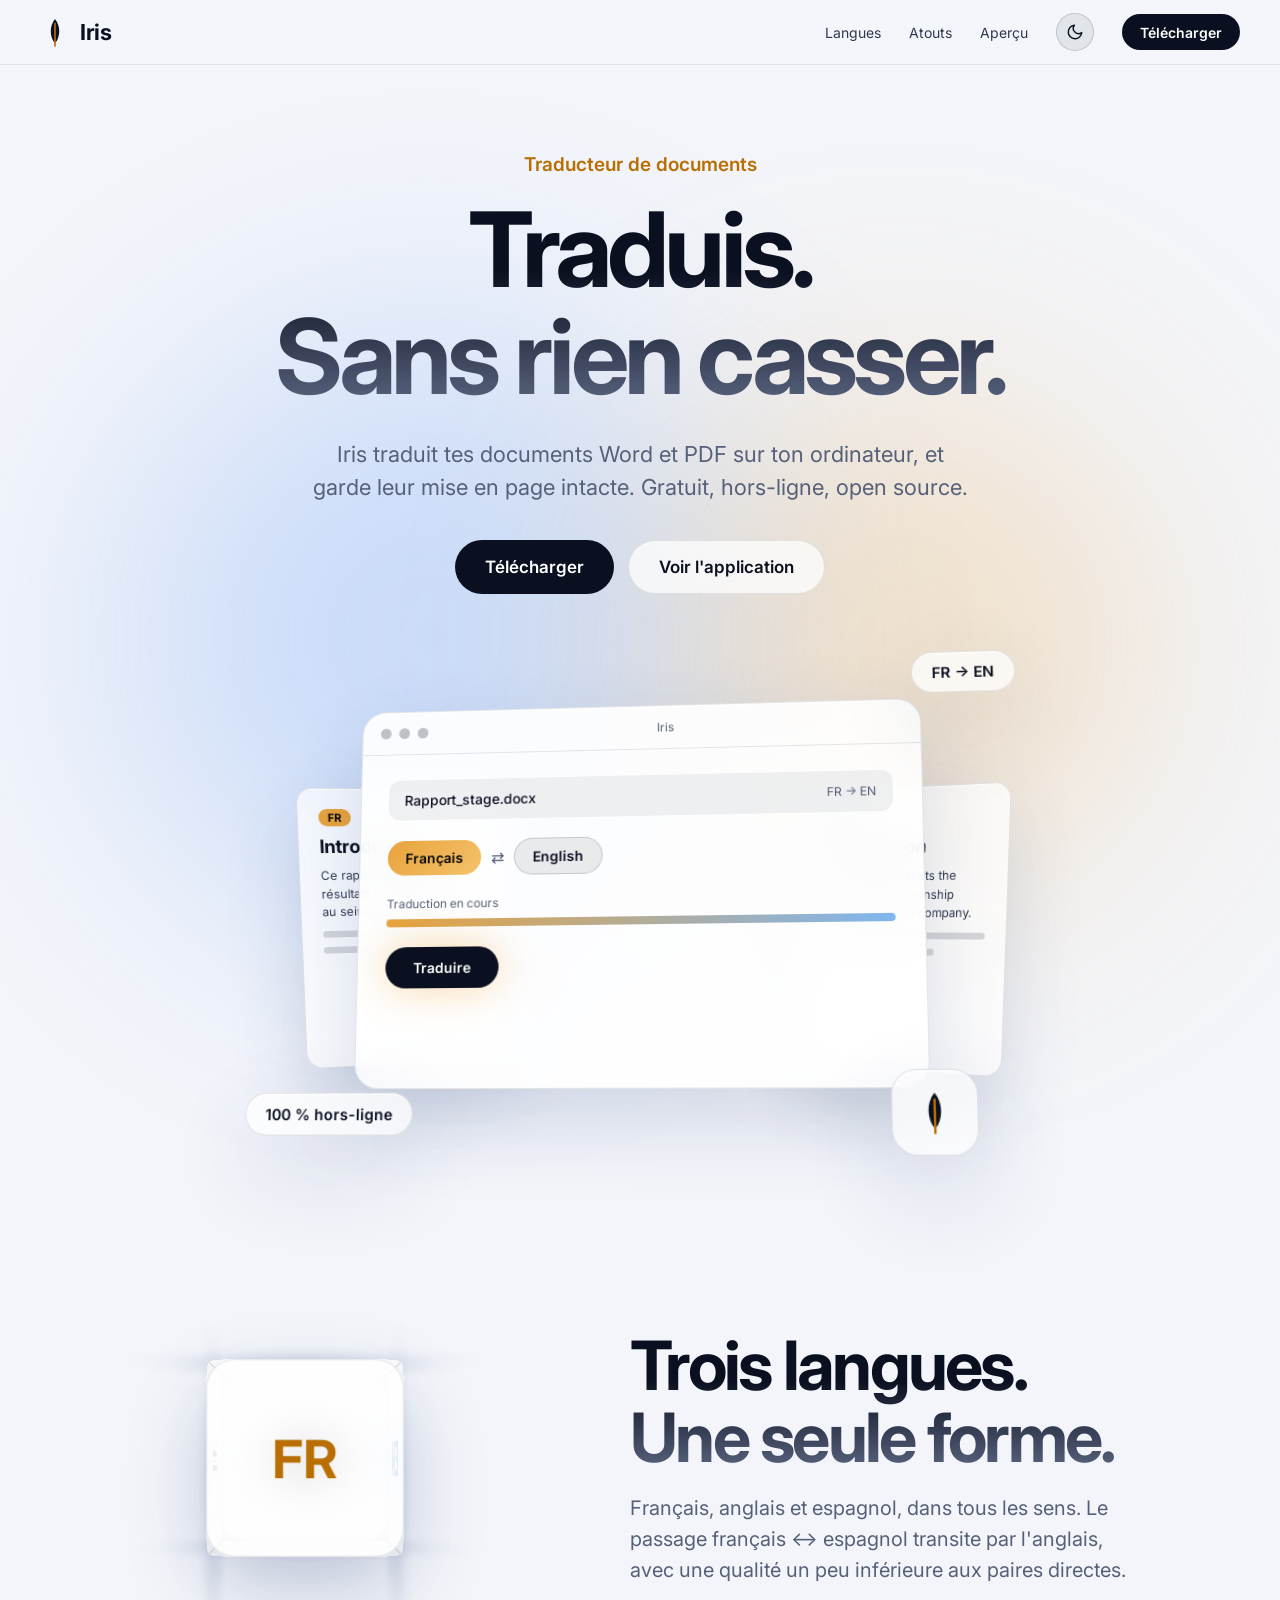
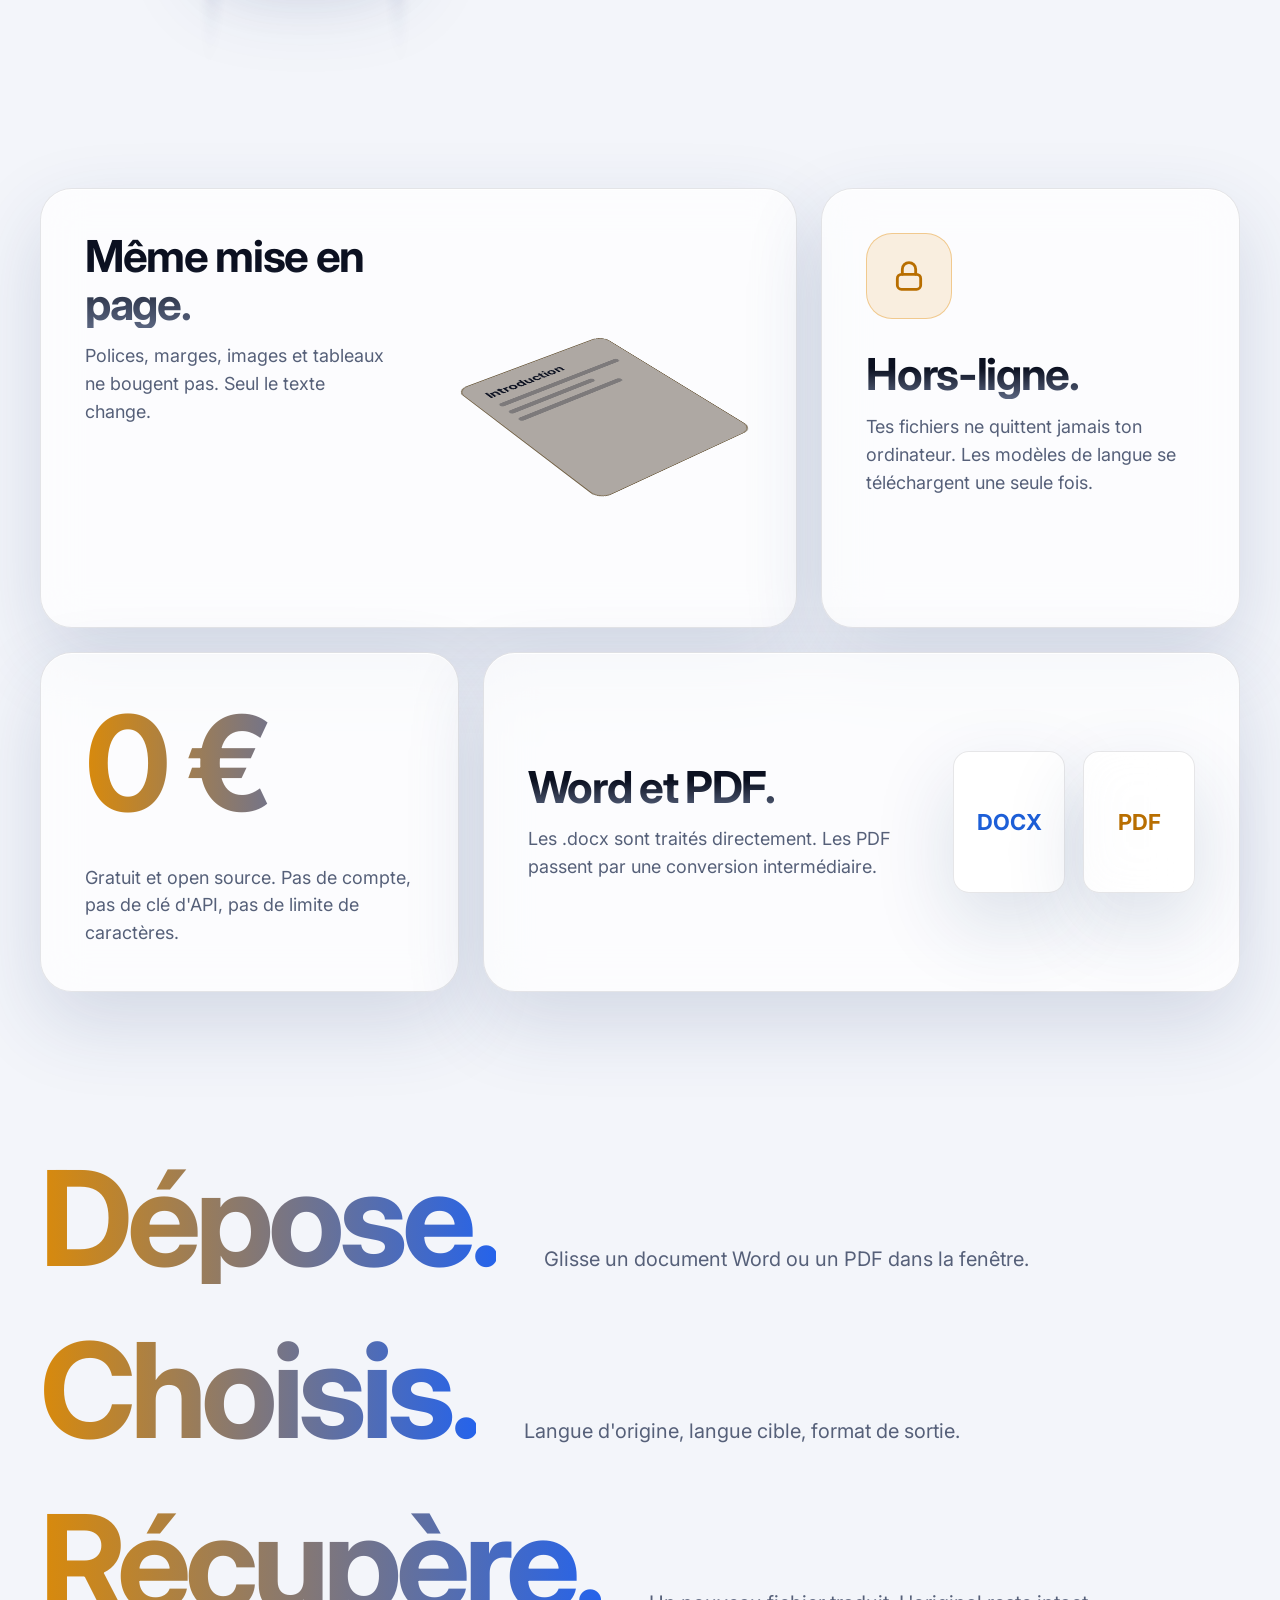
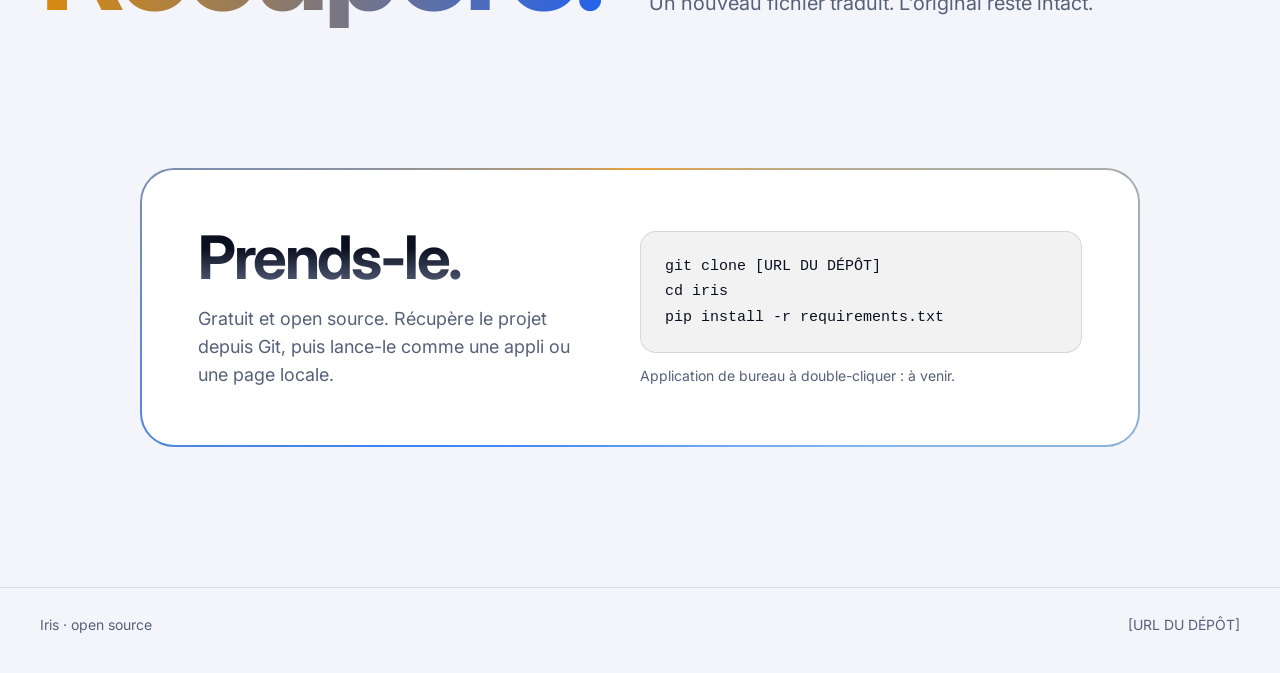
<file: design-reference/vitrine.html>
<!doctype html>
<html lang="fr" data-theme="dark">
<head>
<meta charset="utf-8">
<meta name="viewport" content="width=device-width,initial-scale=1">
<title>Iris — Traduis. Sans rien casser.</title>
<script>(function(){try{var t=localStorage.getItem('iris-theme');if(!t)t=matchMedia('(prefers-color-scheme: light)').matches?'light':'dark';document.documentElement.setAttribute('data-theme',t)}catch(e){}})()</script>
<link href="https://fonts.googleapis.com/css2?family=Inter:wght@400;500;600;700&display=swap" rel="stylesheet">
<style>
html[data-theme="dark"]{--bg:#05060B;--fg:#F5F5F7;--muted:#A1A1AA;--soft:#C7C9D4;--wr:255,255,255;--gBg:rgba(255,255,255,0.07);--gBd:rgba(255,255,255,0.15);--gHi:rgba(255,255,255,0.18);--shadow:rgba(0,0,0,0.5);--navBg:rgba(5,6,11,0.65);--winBg:rgba(14,18,34,0.78);--card2:#0A0C16;--btnBg:#F5F5F7;--btnFg:#05060B;--gA:#FFFFFF;--gB:#8A90A6;--acc:#E8A33D;--blue:#7FB5F0;--g1:#E8A33D;--g2:#7FB5F0;--blobA:0.5;--blobB:0.35;--swapBg:rgba(20,24,44,0.9)}
html[data-theme="light"]{--bg:#F3F5FA;--fg:#0B1020;--muted:#566079;--soft:#2F3850;--wr:11,16,32;--gBg:rgba(255,255,255,0.72);--gBd:rgba(11,16,32,0.1);--gHi:rgba(255,255,255,1);--shadow:rgba(40,60,120,0.16);--navBg:rgba(243,245,250,0.72);--winBg:rgba(255,255,255,0.9);--card2:#FFFFFF;--btnBg:#0B1020;--btnFg:#FFFFFF;--gA:#0B1020;--gB:#5A6580;--acc:#B86E00;--blue:#1D5FD8;--g1:#D98A0B;--g2:#2563EB;--blobA:0.22;--blobB:0.25;--swapBg:rgba(255,255,255,0.95)}
html{scroll-behavior:smooth;background:var(--bg)}
body{margin:0;background:var(--bg)}
.i-sun,.i-moon{display:none;line-height:0}
html[data-theme="dark"] .i-sun{display:inline-flex}
html[data-theme="light"] .i-moon{display:inline-flex}

@property --ang{syntax:'<angle>';initial-value:0deg;inherits:false}
@keyframes spin{to{--ang:360deg}}
@keyframes rise{from{opacity:0;transform:translateY(30px)}to{opacity:1;transform:none}}
@keyframes floatY{0%,100%{transform:translateY(0)}50%{transform:translateY(-16px)}}
@keyframes floatY2{0%,100%{transform:translateY(0)}50%{transform:translateY(14px)}}
@keyframes cube{from{transform:rotateX(-18deg) rotateY(0deg)}to{transform:rotateX(-18deg) rotateY(360deg)}}
@keyframes lay2{0%,100%{transform:translateZ(14px)}50%{transform:translateZ(60px)}}
@keyframes lay3{0%,100%{transform:translateZ(28px)}50%{transform:translateZ(120px)}}
@keyframes glow{0%,100%{opacity:0.5;transform:scale(1)}50%{opacity:0.9;transform:scale(1.12)}}
@keyframes prog{0%{width:6%}80%,100%{width:100%}}
@keyframes reveal{from{opacity:0;transform:translateY(60px) scale(0.95)}to{opacity:1;transform:none}}
.glass{background:var(--gBg);border:1px solid var(--gBd);backdrop-filter:blur(22px);-webkit-backdrop-filter:blur(22px);box-shadow:0 30px 80px var(--shadow),inset 0 1px 0 var(--gHi)}
.grad{background:linear-gradient(180deg,var(--gA) 35%,var(--gB));-webkit-background-clip:text;background-clip:text;-webkit-text-fill-color:transparent;color:transparent}
.gradw{background:linear-gradient(90deg,var(--g1),var(--g2));-webkit-background-clip:text;background-clip:text;-webkit-text-fill-color:transparent;color:transparent}
.rise{animation:rise 0.9s cubic-bezier(0.2,0.7,0.2,1) both}
.fl{animation:floatY 6s ease-in-out infinite}
.fl2{animation:floatY2 7s ease-in-out infinite}
.cube{animation:cube 18s linear infinite}
.lay2{animation:lay2 5s ease-in-out infinite}
.lay3{animation:lay3 5s ease-in-out infinite}
.glw{animation:glow 8s ease-in-out infinite}
.prog{animation:prog 4s ease-in-out infinite}
.glowb{background:conic-gradient(from var(--ang),#E8A33D,#7FB5F0,#3B82F6,#E8A33D);animation:spin 6s linear infinite}
.tilt{transition:transform 0.45s cubic-bezier(0.2,0.7,0.2,1)}
.tilt:hover{transform:perspective(1000px) rotateX(3deg) rotateY(-4deg) translateY(-6px)}
.pill{transition:transform 0.2s ease,background 0.2s ease}
.pill:hover{transform:scale(1.04)}
@supports (animation-timeline:view()){.reveal{animation:reveal linear backwards;animation-timeline:view();animation-range:entry 0% cover 32%}}
@media (prefers-reduced-motion:reduce){.rise,.fl,.fl2,.cube,.lay2,.lay3,.glw,.prog,.glowb,.reveal{animation:none!important}}
</style>
</head>
<body>
<div id="root" style="background:var(--bg);color:var(--fg);font-family:'Inter',system-ui,sans-serif;min-height:100vh;overflow-x:clip;position:relative">

<header style="position:sticky;top:0;z-index:20;background:var(--navBg);backdrop-filter:blur(18px);-webkit-backdrop-filter:blur(18px);border-bottom:1px solid rgba(var(--wr),0.08)">
<div style="max-width:1200px;margin:0 auto;padding:0 32px;min-height:64px;display:flex;flex-wrap:wrap;align-items:center;justify-content:space-between;gap:12px">
<a href="vitrine.html" style="display:flex;align-items:center;gap:10px;text-decoration:none;color:var(--fg)">
<svg viewBox="0 0 64 64" width="30" height="30" aria-hidden="true"><path d="M32 4C44 18 44 42 32 56C20 42 20 18 32 4Z" fill="currentColor"/><path d="M32 14V62" fill="none" style="stroke:var(--acc)" stroke-width="3.5" stroke-linecap="round"/></svg>
<span style="font-weight:700;font-size:22px;letter-spacing:-0.02em">Iris</span>
</a>
<nav style="display:flex;flex-wrap:wrap;gap:28px;align-items:center">
<a href="#langues" style="text-decoration:none;font-size:14px;color:var(--soft)">Langues</a>
<a href="#atouts" style="text-decoration:none;font-size:14px;color:var(--soft)">Atouts</a>
<a href="app.html" style="text-decoration:none;font-size:14px;color:var(--soft)">Aperçu</a>
<button type="button" class="pill" id="themeBtn" aria-label="Changer de thème" style="width:38px;height:38px;border-radius:50%;border:1px solid rgba(var(--wr),0.16);background:rgba(var(--wr),0.07);color:var(--fg);display:inline-flex;align-items:center;justify-content:center;cursor:pointer;padding:0"><span class="i-sun"><svg viewBox="0 0 24 24" width="18" height="18" fill="none" stroke="currentColor" stroke-width="1.9" stroke-linecap="round" stroke-linejoin="round" aria-hidden="true"><circle cx="12" cy="12" r="4"/><path d="M12 2v2M12 20v2M4.9 4.9l1.4 1.4M17.7 17.7l1.4 1.4M2 12h2M20 12h2M4.9 19.1l1.4-1.4M17.7 6.3l1.4-1.4"/></svg></span><span class="i-moon"><svg viewBox="0 0 24 24" width="18" height="18" fill="none" stroke="currentColor" stroke-width="1.9" stroke-linecap="round" stroke-linejoin="round" aria-hidden="true"><path d="M21 12.8A9 9 0 1 1 11.2 3a7 7 0 0 0 9.8 9.8z"/></svg></span></button>
<a class="pill" href="#telecharger" style="display:inline-flex;align-items:center;min-height:36px;padding:0 18px;border-radius:999px;background:var(--btnBg);color:var(--btnFg);font-weight:600;font-size:14px;text-decoration:none">Télécharger</a>
</nav>
</div>
</header>

<section style="position:relative;padding:88px 0 0;text-align:center">
<div class="glw" style="position:absolute;left:50%;top:260px;width:620px;height:620px;margin-left:-520px;border-radius:50%;background:#3B82F6;filter:blur(130px);opacity:var(--blobA)"></div>
<div class="glw" style="position:absolute;left:50%;top:320px;width:520px;height:520px;margin-left:0;border-radius:50%;background:#E8A33D;filter:blur(130px);opacity:var(--blobB)"></div>
<div style="position:relative;max-width:1200px;margin:0 auto;padding:0 32px">
<p class="rise" style="margin:0 0 20px;font-size:19px;font-weight:600;color:var(--acc)">Traducteur de documents</p>
<h1 class="rise grad" style="animation-delay:0.1s;margin:0 auto;max-width:980px;font-size:104px;line-height:1.03;letter-spacing:-0.045em;font-weight:700">Traduis.<br>Sans rien casser.</h1>
<p class="rise" style="animation-delay:0.2s;margin:28px auto 0;max-width:660px;font-size:22px;line-height:1.5;color:var(--muted)">Iris traduit tes documents Word et PDF sur ton ordinateur, et garde leur mise en page intacte. Gratuit, hors-ligne, open source.</p>
<div class="rise" style="animation-delay:0.3s;margin-top:36px;display:flex;flex-wrap:wrap;gap:14px;justify-content:center">
<a class="pill" href="#telecharger" style="display:inline-flex;align-items:center;min-height:52px;padding:0 30px;border-radius:999px;background:var(--btnBg);color:var(--btnFg);font-weight:600;font-size:17px;text-decoration:none">Télécharger</a>
<a class="pill glass" href="app.html" style="display:inline-flex;align-items:center;min-height:52px;padding:0 30px;border-radius:999px;color:var(--fg);font-weight:600;font-size:17px;text-decoration:none;box-shadow:none">Voir l'application</a>
</div>

<div id="tiltZone" style="margin-top:64px;perspective:1600px;display:flex;justify-content:center;padding:40px 0 0">
<div style="position:relative;width:760px;max-width:100%;height:430px;transform-style:preserve-3d;transform:rotateX(8deg) rotateY(-6deg);transition:transform 0.25s ease-out" id="stage">

<div class="fl" style="position:absolute;left:0;top:60px;width:230px;height:300px;transform-style:preserve-3d">
<div class="glass" style="width:100%;height:100%;box-sizing:border-box;padding:22px;border-radius:18px;text-align:left;transform:translateZ(-110px) rotateY(28deg) rotateZ(-4deg);display:flex;flex-direction:column;gap:10px">
<span style="align-self:flex-start;padding:2px 10px;border-radius:999px;background:#E8A33D;color:#05060B;font-size:12px;font-weight:700">FR</span>
<strong style="font-size:20px">Introduction</strong>
<span style="font-size:13px;line-height:1.5;color:var(--soft)">Ce rapport présente les résultats du stage effectué au sein de l'entreprise.</span>
<div style="height:7px;border-radius:4px;background:rgba(var(--wr),0.16)"></div>
<div style="height:7px;width:70%;border-radius:4px;background:rgba(var(--wr),0.16)"></div>
</div>
</div>

<div class="fl2" style="position:absolute;left:530px;top:70px;width:230px;height:300px;transform-style:preserve-3d">
<div class="glass" style="width:100%;height:100%;box-sizing:border-box;padding:22px;border-radius:18px;text-align:left;transform:translateZ(-110px) rotateY(-28deg) rotateZ(4deg);display:flex;flex-direction:column;gap:10px">
<span style="align-self:flex-start;padding:2px 10px;border-radius:999px;background:#7FB5F0;color:#05060B;font-size:12px;font-weight:700">EN</span>
<strong style="font-size:20px">Introduction</strong>
<span style="font-size:13px;line-height:1.5;color:var(--soft)">This report presents the results of the internship carried out at the company.</span>
<div style="height:7px;border-radius:4px;background:rgba(var(--wr),0.16)"></div>
<div style="height:7px;width:70%;border-radius:4px;background:rgba(var(--wr),0.16)"></div>
</div>
</div>

<div style="position:absolute;left:100px;top:10px;width:560px;height:380px;transform-style:preserve-3d">
<div class="glass" style="width:100%;height:100%;box-sizing:border-box;border-radius:24px;text-align:left;transform:translateZ(30px);overflow:hidden;display:flex;flex-direction:column;background:var(--winBg)">
<div style="display:flex;align-items:center;gap:8px;padding:14px 18px;border-bottom:1px solid rgba(var(--wr),0.1)">
<span style="width:11px;height:11px;border-radius:50%;background:rgba(var(--wr),0.25)"></span><span style="width:11px;height:11px;border-radius:50%;background:rgba(var(--wr),0.25)"></span><span style="width:11px;height:11px;border-radius:50%;background:rgba(var(--wr),0.25)"></span>
<span style="flex:1;text-align:center;font-size:12px;color:var(--muted)">Iris</span>
</div>
<div style="padding:26px 28px;display:flex;flex-direction:column;gap:20px">
<div style="display:flex;justify-content:space-between;align-items:center;padding:12px 16px;border-radius:12px;background:rgba(var(--wr),0.06)">
<span style="font-size:14px;font-weight:500">Rapport_stage.docx</span>
<span style="font-size:12px;color:var(--muted)">FR → EN</span>
</div>
<div style="display:flex;gap:10px;align-items:center">
<span style="padding:9px 18px;border-radius:999px;background:linear-gradient(135deg,#E8A33D,#F4C26B);color:#05060B;font-size:14px;font-weight:600">Français</span>
<span style="color:var(--muted)">⇄</span>
<span style="padding:9px 18px;border-radius:999px;background:rgba(var(--wr),0.08);border:1px solid rgba(var(--wr),0.16);font-size:14px;font-weight:600">English</span>
</div>
<div style="display:flex;flex-direction:column;gap:8px">
<span style="font-size:12px;color:var(--muted)">Traduction en cours</span>
<div style="height:8px;border-radius:4px;background:rgba(var(--wr),0.1)"><div class="prog" style="height:8px;border-radius:4px;background:linear-gradient(90deg,#E8A33D,#7FB5F0)"></div></div>
</div>
<span style="align-self:flex-start;padding:12px 28px;border-radius:999px;background:var(--btnBg);color:var(--btnFg);font-size:14px;font-weight:600;box-shadow:0 0 40px rgba(232,163,61,0.45)">Traduire</span>
</div>
</div>
</div>

<div class="fl2" style="position:absolute;right:20px;top:-10px;transform-style:preserve-3d">
<div class="glass" style="padding:10px 18px;border-radius:999px;font-size:14px;font-weight:600;transform:translateZ(120px)">FR → EN</div>
</div>
<div class="fl" style="position:absolute;left:30px;bottom:-4px;transform-style:preserve-3d">
<div class="glass" style="padding:10px 18px;border-radius:999px;font-size:14px;font-weight:600;transform:translateZ(140px)">100 % hors-ligne</div>
</div>
<div class="fl" style="position:absolute;right:70px;bottom:-20px;transform-style:preserve-3d">
<div class="glass" style="width:72px;height:72px;border-radius:22px;display:flex;align-items:center;justify-content:center;transform:translateZ(170px)">
<svg viewBox="0 0 64 64" width="38" height="38" aria-hidden="true"><path d="M32 4C44 18 44 42 32 56C20 42 20 18 32 4Z" fill="currentColor"/><path d="M32 14V62" fill="none" style="stroke:var(--acc)" stroke-width="3.5" stroke-linecap="round"/></svg>
</div>
</div>

</div>
</div>
</div>
</section>

<section id="langues" style="padding:160px 0 80px">
<div style="max-width:1200px;margin:0 auto;padding:0 32px;display:flex;flex-wrap:wrap;gap:60px;align-items:center">
<div class="reveal" style="flex:1 1 360px;min-width:0;height:340px;display:flex;align-items:center;justify-content:center;perspective:1000px">
<div class="cube" style="position:relative;width:180px;height:180px;transform-style:preserve-3d">
<div class="glass" style="position:absolute;inset:0;display:flex;align-items:center;justify-content:center;border-radius:26px;font-size:48px;font-weight:700;color:var(--acc);transform:translateZ(90px)">FR</div>
<div class="glass" style="position:absolute;inset:0;display:flex;align-items:center;justify-content:center;border-radius:26px;font-size:48px;font-weight:700;color:var(--blue);transform:rotateY(90deg) translateZ(90px)">EN</div>
<div class="glass" style="position:absolute;inset:0;display:flex;align-items:center;justify-content:center;border-radius:26px;font-size:48px;font-weight:700;color:var(--fg);transform:rotateY(180deg) translateZ(90px)">ES</div>
<div class="glass" style="position:absolute;inset:0;display:flex;align-items:center;justify-content:center;border-radius:26px;font-size:48px;font-weight:700;color:var(--muted);transform:rotateY(-90deg) translateZ(90px)">⇄</div>
<div class="glass" style="position:absolute;inset:0;border-radius:26px;transform:rotateX(90deg) translateZ(90px)"></div>
<div class="glass" style="position:absolute;inset:0;border-radius:26px;transform:rotateX(-90deg) translateZ(90px)"></div>
</div>
</div>
<div class="reveal" style="flex:1 1 440px;min-width:0;display:flex;flex-direction:column;gap:20px">
<h2 class="grad" style="margin:0;font-size:68px;line-height:1.05;letter-spacing:-0.04em;font-weight:700">Trois langues.<br>Une seule forme.</h2>
<p style="margin:0;font-size:20px;line-height:1.55;color:var(--muted);max-width:520px">Français, anglais et espagnol, dans tous les sens. Le passage français ↔ espagnol transite par l'anglais, avec une qualité un peu inférieure aux paires directes.</p>
</div>
</div>
</section>

<section id="atouts" style="padding:80px 0 120px">
<div style="max-width:1200px;margin:0 auto;padding:0 32px;display:flex;flex-direction:column;gap:24px">
<div style="display:flex;flex-wrap:wrap;gap:24px">

<div class="glass tilt reveal" style="flex:2 1 560px;min-width:0;position:relative;overflow:hidden;box-sizing:border-box;padding:44px;border-radius:32px;min-height:440px">
<h3 class="grad" style="margin:0 0 14px;font-size:44px;line-height:1.08;letter-spacing:-0.03em;font-weight:700;max-width:300px">Même mise en page.</h3>
<p style="margin:0;font-size:18px;line-height:1.55;color:var(--muted);max-width:300px">Polices, marges, images et tableaux ne bougent pas. Seul le texte change.</p>
<div style="position:absolute;right:30px;top:40px;width:330px;height:360px;perspective:1200px">
<div style="position:absolute;left:70px;top:60px;width:190px;height:240px;transform-style:preserve-3d;transform:rotateX(58deg) rotateZ(-38deg)">
<div style="position:absolute;inset:0;border-radius:14px;background:rgba(59,130,246,0.35);border:1px solid rgba(127,181,240,0.5)"></div>
<div class="lay2" style="position:absolute;inset:0;border-radius:14px;background:rgba(232,163,61,0.35);border:1px solid rgba(232,163,61,0.6)"></div>
<div class="lay3" style="position:absolute;inset:0;border-radius:14px;background:rgba(var(--wr),0.14);border:1px solid rgba(var(--wr),0.4);padding:18px;box-sizing:border-box;display:flex;flex-direction:column;gap:10px">
<strong style="font-size:16px">Introduction</strong>
<div style="height:7px;border-radius:4px;background:rgba(var(--wr),0.3)"></div>
<div style="height:7px;width:70%;border-radius:4px;background:rgba(var(--wr),0.3)"></div>
<div style="height:7px;width:85%;border-radius:4px;background:rgba(var(--wr),0.3)"></div>
</div>
</div>
</div>
</div>

<div class="glass tilt reveal" style="flex:1 1 320px;min-width:0;box-sizing:border-box;padding:44px;border-radius:32px;min-height:440px;display:flex;flex-direction:column;gap:14px">
<div class="glw" style="width:84px;height:84px;border-radius:26px;display:flex;align-items:center;justify-content:center;background:rgba(232,163,61,0.16);border:1px solid rgba(232,163,61,0.5)">
<svg viewBox="0 0 24 24" width="40" height="40" fill="none" style="stroke:var(--acc)" stroke-width="1.7" stroke-linecap="round" stroke-linejoin="round" aria-hidden="true"><rect x="5" y="11" width="14" height="9" rx="2.5"/><path d="M8 11V8a4 4 0 0 1 8 0v3"/></svg>
</div>
<h3 class="grad" style="margin:18px 0 0;font-size:44px;line-height:1.08;letter-spacing:-0.03em;font-weight:700">Hors-ligne.</h3>
<p style="margin:0;font-size:18px;line-height:1.55;color:var(--muted)">Tes fichiers ne quittent jamais ton ordinateur. Les modèles de langue se téléchargent une seule fois.</p>
</div>
</div>

<div style="display:flex;flex-wrap:wrap;gap:24px">
<div class="glass tilt reveal" style="flex:1 1 320px;min-width:0;box-sizing:border-box;padding:44px;border-radius:32px;min-height:340px;display:flex;flex-direction:column;justify-content:space-between;gap:14px">
<span class="gradw" style="font-size:132px;line-height:1;letter-spacing:-0.05em;font-weight:700">0 €</span>
<p style="margin:0;font-size:18px;line-height:1.55;color:var(--muted)">Gratuit et open source. Pas de compte, pas de clé d'API, pas de limite de caractères.</p>
</div>
<div class="glass tilt reveal" style="flex:2 1 560px;min-width:0;box-sizing:border-box;padding:44px;border-radius:32px;min-height:340px;display:flex;flex-wrap:wrap;gap:30px;align-items:center;justify-content:space-between">
<div style="flex:1 1 280px;display:flex;flex-direction:column;gap:14px">
<h3 class="grad" style="margin:0;font-size:44px;line-height:1.08;letter-spacing:-0.03em;font-weight:700">Word et PDF.</h3>
<p style="margin:0;font-size:18px;line-height:1.55;color:var(--muted)">Les .docx sont traités directement. Les PDF passent par une conversion intermédiaire.</p>
</div>
<div style="display:flex;gap:18px">
<div class="fl glass" style="width:110px;height:140px;border-radius:16px;display:flex;align-items:center;justify-content:center;font-weight:700;font-size:22px;color:var(--blue)">DOCX</div>
<div class="fl2 glass" style="width:110px;height:140px;border-radius:16px;display:flex;align-items:center;justify-content:center;font-weight:700;font-size:22px;color:var(--acc)">PDF</div>
</div>
</div>
</div>

</div>
</section>

<section style="padding:40px 0 140px">
<div style="max-width:1200px;margin:0 auto;padding:0 32px;display:flex;flex-direction:column;gap:40px">
<div class="reveal" style="display:flex;flex-wrap:wrap;align-items:baseline;gap:20px 48px">
<span class="gradw" style="font-size:132px;line-height:1;letter-spacing:-0.045em;font-weight:700">Dépose.</span>
<span style="flex:1 1 280px;font-size:20px;color:var(--muted);line-height:1.5">Glisse un document Word ou un PDF dans la fenêtre.</span>
</div>
<div class="reveal" style="display:flex;flex-wrap:wrap;align-items:baseline;gap:20px 48px">
<span class="gradw" style="font-size:132px;line-height:1;letter-spacing:-0.045em;font-weight:700">Choisis.</span>
<span style="flex:1 1 280px;font-size:20px;color:var(--muted);line-height:1.5">Langue d'origine, langue cible, format de sortie.</span>
</div>
<div class="reveal" style="display:flex;flex-wrap:wrap;align-items:baseline;gap:20px 48px">
<span class="gradw" style="font-size:132px;line-height:1;letter-spacing:-0.045em;font-weight:700">Récupère.</span>
<span style="flex:1 1 280px;font-size:20px;color:var(--muted);line-height:1.5">Un nouveau fichier traduit. L'original reste intact.</span>
</div>
</div>
</section>

<section id="telecharger" style="padding:0 0 140px">
<div style="max-width:1000px;margin:0 auto;padding:0 32px">
<div class="glowb reveal" style="padding:2px;border-radius:34px">
<div style="background:var(--card2);border-radius:32px;padding:56px;display:flex;flex-wrap:wrap;gap:40px;align-items:center">
<div style="flex:1 1 320px;min-width:0;display:flex;flex-direction:column;gap:16px">
<h2 class="grad" style="margin:0;font-size:60px;line-height:1.05;letter-spacing:-0.04em;font-weight:700">Prends-le.</h2>
<p style="margin:0;font-size:18px;line-height:1.55;color:var(--muted)">Gratuit et open source. Récupère le projet depuis Git, puis lance-le comme une appli ou une page locale.</p>
</div>
<div style="flex:1 1 360px;min-width:0;display:flex;flex-direction:column;gap:14px">
<pre style="margin:0;padding:22px 24px;background:rgba(var(--wr),0.05);border:1px solid rgba(var(--wr),0.12);border-radius:16px;font-family:ui-monospace,Menlo,Consolas,monospace;font-size:15px;line-height:1.7;color:var(--fg);white-space:pre-wrap;overflow-x:auto">git clone [URL DU DÉPÔT]
cd iris
pip install -r requirements.txt</pre>
<span style="font-size:14px;color:var(--muted)">Application de bureau à double-cliquer : à venir.</span>
</div>
</div>
</div>
</div>
</section>

<footer style="border-top:1px solid rgba(var(--wr),0.1)">
<div style="max-width:1200px;margin:0 auto;padding:28px 32px 40px;display:flex;flex-wrap:wrap;gap:16px;justify-content:space-between;font-size:14px;color:var(--muted)">
<span>Iris · open source</span>
<span>[URL DU DÉPÔT]</span>
</div>
</footer>

</div>
<script>
(function(){
  var html=document.documentElement;
  document.getElementById('themeBtn').addEventListener('click',function(){
    var t=html.getAttribute('data-theme')==='dark'?'light':'dark';
    html.setAttribute('data-theme',t);
    try{localStorage.setItem('iris-theme',t)}catch(e){}
  });
  var zone=document.getElementById('tiltZone'),stage=document.getElementById('stage');
  zone.addEventListener('mousemove',function(e){
    var r=zone.getBoundingClientRect(),x=(e.clientX-r.left)/r.width-.5,y=(e.clientY-r.top)/r.height-.5;
    stage.style.transform='rotateX('+(8-y*14).toFixed(2)+'deg) rotateY('+(-6+x*22).toFixed(2)+'deg)';
  });
  zone.addEventListener('mouseleave',function(){stage.style.transform='rotateX(8deg) rotateY(-6deg)'});
})();
</script>
</body>
</html>
</file>
<file: site/css/site.css>
@font-face { font-family: 'Inter'; src: url('../fonts/InterVariable.woff2') format('woff2'); font-weight: 100 900; font-display: swap; }

/* ---------- Jetons ---------- */
:root { --amber: #E8A33D; --amber-light: #F4C26B; --on-amber: #05060B; --sky: #7FB5F0; --royal: #3B82F6; }
:root[data-theme="dark"] {
  color-scheme: dark;
  --bg: #05060B; --fg: #F5F5F7; --muted: #A1A1AA; --soft: #C7C9D4; --wr: 255,255,255;
  --gBg: rgba(255,255,255,0.07); --gBd: rgba(255,255,255,0.15); --gHi: rgba(255,255,255,0.18); --shadow: rgba(0,0,0,0.5);
  --navBg: rgba(5,6,11,0.65); --winBg: rgba(14,18,34,0.78); --card2: #0A0C16; --btnBg: #F5F5F7; --btnFg: #05060B;
  --gA: #FFFFFF; --gB: #8A90A6; --acc: #E8A33D; --acc-text: #E8A33D; --blue: #7FB5F0; --g1: #E8A33D; --g2: #7FB5F0;
  --blobA: 0.5; --blobB: 0.35; --menuBg: rgba(14,18,34,0.97);
}
:root[data-theme="light"] {
  color-scheme: light;
  --bg: #F3F5FA; --fg: #0B1020; --muted: #566079; --soft: #2F3850; --wr: 11,16,32;
  --gBg: rgba(255,255,255,0.72); --gBd: rgba(11,16,32,0.1); --gHi: rgba(255,255,255,1); --shadow: rgba(40,60,120,0.16);
  --navBg: rgba(243,245,250,0.72); --winBg: rgba(255,255,255,0.9); --card2: #FFFFFF; --btnBg: #0B1020; --btnFg: #FFFFFF;
  --gA: #0B1020; --gB: #5A6580; --acc: #B86E00; --acc-text: #8A5200; --blue: #1D5FD8; --g1: #D98A0B; --g2: #2563EB;
  --blobA: 0.22; --blobB: 0.25; --menuBg: rgba(255,255,255,0.98);
}

*, *::before, *::after { box-sizing: border-box; }
html { scroll-behavior: smooth; background: var(--bg); scroll-padding-top: 76px; }
body { margin: 0; background: var(--bg); color: var(--fg); font-family: 'Inter', system-ui, sans-serif; overflow-x: clip; }
h1, h2, h3, p, figure { margin: 0; }
img { display: block; max-width: 100%; height: auto; }
a { color: inherit; }
button, select { font-family: inherit; }
:focus-visible { outline: 2px solid var(--blue); outline-offset: 3px; }
.wrap { max-width: 1200px; margin: 0 auto; padding: 0 32px; }
.narrow { max-width: 1000px; margin: 0 auto; padding: 0 32px; }
.skip { position: absolute; left: 16px; top: -80px; z-index: 40; padding: 12px 18px; border-radius: 12px; background: var(--btnBg); color: var(--btnFg); }
.skip:focus { top: 12px; }

.glass { background: var(--gBg); border: 1px solid var(--gBd); backdrop-filter: blur(22px); -webkit-backdrop-filter: blur(22px); box-shadow: 0 30px 80px var(--shadow), inset 0 1px 0 var(--gHi); }
.grad, .gradw { -webkit-background-clip: text; background-clip: text; -webkit-text-fill-color: transparent; color: transparent; }
.grad { background-image: linear-gradient(180deg, var(--gA) 35%, var(--gB)); }
.gradw { background-image: linear-gradient(90deg, var(--g1), var(--g2)); }
.blob { position: absolute; border-radius: 50%; filter: blur(130px); pointer-events: none; }
.line { height: 7px; flex: none; border-radius: 4px; background: rgba(var(--wr), 0.16); }
.w70 { width: 70%; } .w85 { width: 85%; }

/* ---------- Boutons ---------- */
.btn {
  display: inline-flex; align-items: center; justify-content: center; min-height: 44px; padding: 8px 22px; border-radius: 999px;
  border: 1px solid transparent; font-size: 15px; font-weight: 600; text-decoration: none; cursor: pointer; text-align: center;
  transition: transform 0.2s ease, box-shadow 0.25s ease, background-color 0.2s ease;
}
.btn:hover { transform: scale(1.04); box-shadow: 0 8px 30px var(--shadow); }
.btn:active { transform: scale(0.98); }
.btn-primary { background: var(--btnBg); color: var(--btnFg); }
.btn-primary:hover { box-shadow: 0 0 34px rgba(232,163,61,0.5); }
.btn-glass { background: var(--gBg); border-color: var(--gBd); color: var(--fg); }
.btn-glass.glass { box-shadow: none; }
.btn-big { min-height: 52px; padding: 10px 30px; font-size: 17px; }
.round {
  width: 44px; height: 44px; flex: none; border-radius: 50%; border: 1px solid rgba(var(--wr), 0.16); background: rgba(var(--wr), 0.07);
  color: var(--fg); display: inline-flex; align-items: center; justify-content: center; cursor: pointer; padding: 0; transition: transform 0.2s ease, background-color 0.2s;
}
.round:hover { transform: scale(1.06); background: rgba(var(--wr), 0.12); }
.round:active { transform: scale(0.96); }
.i-sun, .i-moon { display: none; line-height: 0; }
html[data-theme="dark"] .i-sun, html[data-theme="light"] .i-moon { display: inline-flex; }

/* ---------- En-tête ---------- */
.top { position: sticky; top: 0; z-index: 20; background: var(--navBg); backdrop-filter: blur(18px); -webkit-backdrop-filter: blur(18px); border-bottom: 1px solid rgba(var(--wr), 0.08); }
.bar { min-height: 64px; display: flex; align-items: center; justify-content: space-between; gap: 12px; }
.brand { display: flex; align-items: center; gap: 10px; min-height: 44px; text-decoration: none; }
.brand span { font-weight: 700; font-size: 22px; letter-spacing: -0.02em; }
.vein { stroke: var(--acc); }
.bar-end { display: flex; align-items: center; gap: 12px; }
.menu { display: flex; gap: 28px; margin-right: 16px; }
.menu a { display: inline-flex; align-items: center; min-height: 44px; text-decoration: none; font-size: 14px; color: var(--soft); transition: color 0.2s; }
.menu a:hover { color: var(--fg); }
.lang { min-height: 44px; padding: 0 10px; border-radius: 999px; border: 1px solid rgba(var(--wr), 0.16); background: var(--card2); color: var(--fg); font-size: 14px; font-weight: 600; cursor: pointer; }
.lang:hover { border-color: var(--acc); }
.btn-nav { font-size: 14px; padding: 0 18px; }
.burger { display: none; }

/* ---------- Héros ---------- */
.hero { position: relative; padding: clamp(48px, 7vw, 88px) 0 0; text-align: center; overflow: clip; }
.hero .blob-a { left: 50%; top: 260px; width: 620px; height: 620px; margin-left: -520px; background: var(--royal); opacity: var(--blobA); }
.hero .blob-b { left: 50%; top: 320px; width: 520px; height: 520px; background: var(--amber); opacity: var(--blobB); }
.hero-in { position: relative; }
.kicker { margin: 0 0 20px; font-size: clamp(16px, 2vw, 19px); font-weight: 600; color: var(--acc-text); }
h1 { margin: 0 auto; max-width: 980px; font-size: clamp(42px, 10vw, 104px); line-height: 1.03; letter-spacing: -0.045em; font-weight: 700; white-space: pre-line; padding-bottom: 0.04em; }
.lead { margin: 28px auto 0; max-width: 660px; font-size: clamp(17px, 2.4vw, 22px); line-height: 1.5; color: var(--muted); }
.cta { margin-top: 36px; display: flex; flex-wrap: wrap; gap: 14px; justify-content: center; }

/* Scène 3D : dessinée en 760 × 430, puis mise à l'échelle (--k est calculé par site.js). */
.scene { --k: 1; position: relative; margin-top: clamp(24px, 5vw, 64px); height: calc(500px * var(--k)); perspective: 1600px; }
.scene-scale { position: absolute; left: 50%; top: 40px; width: 760px; height: 430px; margin-left: -380px; transform: scale(var(--k)); transform-origin: top center; text-align: left; }
.sway, .stage3d { width: 100%; height: 100%; transform-style: preserve-3d; }
.stage3d { position: relative; transform: rotateX(8deg) rotateY(-6deg); transition: transform 0.25s ease-out; }
.side-card { position: absolute; width: 230px; height: 300px; transform-style: preserve-3d; }
.side-left { left: 0; top: 60px; } .side-right { left: 530px; top: 70px; }
.doc { width: 100%; height: 100%; padding: 22px; border-radius: 18px; display: flex; flex-direction: column; gap: 10px; }
.doc strong { font-size: 20px; } .doc > span:not(.tag) { font-size: 13px; line-height: 1.5; color: var(--soft); }
.doc-left { transform: translateZ(-110px) rotateY(28deg) rotateZ(-4deg); }
.doc-right { transform: translateZ(-110px) rotateY(-28deg) rotateZ(4deg); }
.tag { align-self: flex-start; padding: 2px 10px; border-radius: 999px; font-size: 12px; font-weight: 700; color: var(--on-amber); }
.tag-amber { background: var(--amber); } .tag-sky { background: var(--sky); }
.mock-pos { position: absolute; left: 100px; top: 10px; width: 560px; height: 380px; transform-style: preserve-3d; }
.mock { width: 100%; height: 100%; border-radius: 24px; transform: translateZ(30px); overflow: hidden; display: flex; flex-direction: column; background: var(--winBg); }
.mock-bar { display: flex; align-items: center; gap: 8px; padding: 14px 18px; border-bottom: 1px solid rgba(var(--wr), 0.1); }
.mock-bar i { width: 11px; height: 11px; border-radius: 50%; background: rgba(var(--wr), 0.25); }
.mock-bar span { flex: 1; text-align: center; font-size: 12px; color: var(--muted); }
.mock-body { padding: 26px 28px; display: flex; flex-direction: column; gap: 20px; }
.mock-file { display: flex; justify-content: space-between; align-items: center; padding: 12px 16px; border-radius: 12px; background: rgba(var(--wr), 0.06); font-size: 14px; font-weight: 500; }
.mock small { font-size: 12px; color: var(--muted); font-weight: 400; }
.mock-langs { display: flex; gap: 10px; align-items: center; font-size: 14px; font-weight: 600; }
.mock-langs span { padding: 9px 18px; border-radius: 999px; background: rgba(var(--wr), 0.08); border: 1px solid rgba(var(--wr), 0.16); }
.mock-langs span.on { border-color: transparent; background: linear-gradient(135deg, var(--amber), var(--amber-light)); color: var(--on-amber); }
.mock-langs em { font-style: normal; color: var(--muted); }
.mock-progress { display: flex; flex-direction: column; gap: 8px; }
.track { height: 8px; border-radius: 4px; background: rgba(var(--wr), 0.1); }
.prog { height: 8px; width: 60%; border-radius: 4px; background: linear-gradient(90deg, var(--amber), var(--sky)); }
.mock-go { align-self: flex-start; padding: 12px 28px; border-radius: 999px; background: var(--btnBg); color: var(--btnFg); font-size: 14px; font-weight: 600; box-shadow: 0 0 40px rgba(232,163,61,0.45); }
.float { position: absolute; transform-style: preserve-3d; }
.float-a { right: 20px; top: -10px; } .float-b { left: 30px; bottom: -4px; } .float-c { right: 70px; bottom: -20px; }
.chip { padding: 10px 18px; border-radius: 999px; font-size: 14px; font-weight: 600; white-space: nowrap; }
.float-a .chip { transform: translateZ(120px); } .float-b .chip { transform: translateZ(140px); }
.app-icon { width: 72px; height: 72px; border-radius: 22px; display: flex; align-items: center; justify-content: center; transform: translateZ(170px); }

/* ---------- Langues ---------- */
.langs { padding: clamp(80px, 13vw, 160px) 0 clamp(48px, 7vw, 80px); }
.split { display: flex; flex-wrap: wrap; gap: 60px; align-items: center; }
.cube-zone { flex: 1 1 360px; min-width: 0; height: 340px; display: flex; align-items: center; justify-content: center; perspective: 1000px; }
.cube { position: relative; width: 180px; height: 180px; transform-style: preserve-3d; transform: rotateX(-18deg) rotateY(-30deg); }
.cube > div { position: absolute; inset: 0; display: flex; align-items: center; justify-content: center; border-radius: 26px; font-size: 48px; font-weight: 700; }
.f1 { color: var(--acc); transform: translateZ(90px); }
.f2 { color: var(--blue); transform: rotateY(90deg) translateZ(90px); }
.f3 { color: var(--fg); transform: rotateY(180deg) translateZ(90px); }
.f4 { color: var(--muted); transform: rotateY(-90deg) translateZ(90px); }
.f5 { transform: rotateX(90deg) translateZ(90px); }
.f6 { transform: rotateX(-90deg) translateZ(90px); }
.split-text { flex: 1 1 440px; min-width: 0; display: flex; flex-direction: column; gap: 20px; }
h2 { font-size: clamp(36px, 6.4vw, 68px); line-height: 1.08; letter-spacing: -0.04em; font-weight: 700; padding-bottom: 0.04em; overflow-wrap: anywhere; }
.split-text h2 { white-space: pre-line; }
.split-text p { font-size: clamp(17px, 2vw, 20px); line-height: 1.55; color: var(--muted); max-width: 520px; }

/* ---------- Cartes ---------- */
.features { padding: clamp(48px, 7vw, 80px) 0 clamp(64px, 10vw, 120px); }
.rows { display: flex; flex-direction: column; gap: 24px; }
.row { display: flex; flex-wrap: wrap; gap: 24px; }
.card { flex: 1 1 320px; min-width: 0; position: relative; overflow: hidden; padding: clamp(26px, 4vw, 44px); border-radius: 32px; min-height: 440px; display: flex; flex-direction: column; gap: 14px; }
.card.short { min-height: 340px; }
.grow2 { flex: 2 1 560px; }
.card h3 { font-size: clamp(30px, 3.8vw, 44px); line-height: 1.12; letter-spacing: -0.03em; font-weight: 700; overflow-wrap: anywhere; padding-bottom: 0.04em; }
.card p { font-size: clamp(16px, 1.6vw, 18px); line-height: 1.55; color: var(--muted); }
.card-text { display: flex; flex-direction: column; gap: 14px; }
.layout-card .card-text { max-width: 300px; }
.layers { position: absolute; right: 30px; top: 40px; width: 330px; height: 360px; perspective: 1200px; }
.plane { position: absolute; left: 70px; top: 60px; width: 190px; height: 240px; transform-style: preserve-3d; transform: rotateX(58deg) rotateZ(-38deg); }
.plane > div { position: absolute; inset: 0; border-radius: 14px; }
.p1 { background: rgba(59,130,246,0.35); border: 1px solid rgba(127,181,240,0.5); }
.p2 { background: rgba(232,163,61,0.35); border: 1px solid rgba(232,163,61,0.6); transform: translateZ(40px); }
.p3 { background: rgba(var(--wr), 0.14); border: 1px solid rgba(var(--wr), 0.4); padding: 18px; display: flex; flex-direction: column; gap: 10px; transform: translateZ(80px); }
.p3 strong { font-size: 16px; } .p3 .line { background: rgba(var(--wr), 0.3); }
.icon { width: 84px; height: 84px; border-radius: 26px; display: flex; align-items: center; justify-content: center; background: rgba(232,163,61,0.16); border: 1px solid rgba(232,163,61,0.5); color: var(--acc); }
.spaced { margin-top: 18px; }
.between { justify-content: space-between; }
.huge { font-size: clamp(88px, 12vw, 132px); line-height: 1; letter-spacing: -0.05em; font-weight: 700; padding-right: 0.06em; align-self: flex-start; }
.formats { flex-direction: row; flex-wrap: wrap; gap: 30px; align-items: center; justify-content: space-between; }
.formats .card-text { flex: 1 1 260px; }
.files { display: flex; gap: 18px; }
.files > div { width: 110px; height: 140px; border-radius: 16px; display: flex; align-items: center; justify-content: center; font-weight: 700; font-size: 22px; }
.file-docx { color: var(--blue); } .file-pdf { color: var(--acc); }
.tilt { transition: transform 0.35s cubic-bezier(0.2,0.7,0.2,1); }
.tilt:hover { transform: perspective(1000px) rotateX(3deg) rotateY(-4deg) translateY(-6px); }

/* ---------- Comment ça marche ---------- */
.how { padding: 40px 0 clamp(64px, 10vw, 120px); overflow: clip; }
.steps { display: flex; flex-direction: column; gap: clamp(28px, 4vw, 40px); }
.step { display: flex; flex-wrap: wrap; align-items: baseline; gap: 8px 48px; }
.word { display: inline-block; font-size: clamp(56px, 12vw, 132px); line-height: 1.04; letter-spacing: -0.045em; font-weight: 700; padding-right: 0.06em; transform: translateX(var(--shift, 0px)); }
.step-text { flex: 1 1 280px; font-size: clamp(17px, 2vw, 20px); color: var(--muted); line-height: 1.5; }

/* ---------- Aperçu ---------- */
.preview { padding: 0 0 clamp(64px, 10vw, 140px); text-align: center; }
.preview p { margin-top: 12px; font-size: clamp(17px, 2vw, 20px); color: var(--muted); }
.shot { margin: 40px auto 0; max-width: 960px; padding: clamp(6px, 1.2vw, 14px); border-radius: clamp(18px, 3vw, 32px); }
.shot img { width: 100%; border-radius: clamp(12px, 2vw, 22px); }
html[data-theme="dark"] .only-light, html[data-theme="light"] .only-dark { display: none; }

/* ---------- Téléchargement ---------- */
.get { padding: 0 0 clamp(64px, 10vw, 140px); }
.glowb { padding: 2px; border-radius: 34px; background: conic-gradient(from var(--ang), var(--amber), var(--sky), var(--royal), var(--amber)); }
.get-card { background: var(--card2); border-radius: 32px; padding: clamp(24px, 5vw, 56px); display: flex; flex-wrap: wrap; gap: 40px; align-items: center; }
.get-text { flex: 1 1 280px; min-width: 0; display: flex; flex-direction: column; gap: 16px; }
.get-text h2 { font-size: clamp(38px, 5.6vw, 60px); }
.get-text p { font-size: clamp(16px, 1.6vw, 18px); line-height: 1.55; color: var(--muted); }
.get-code { flex: 1 1 340px; min-width: 0; display: flex; flex-direction: column; gap: 14px; }
pre { margin: 0; padding: 22px 24px; background: rgba(var(--wr), 0.05); border: 1px solid rgba(var(--wr), 0.12); border-radius: 16px; font-family: ui-monospace, Menlo, Consolas, monospace; font-size: clamp(13px, 1.5vw, 15px); line-height: 1.7; white-space: pre-wrap; overflow-wrap: anywhere; }
.get-actions { display: flex; flex-wrap: wrap; gap: 12px; }
.get-text .small, .small { font-size: 14px; line-height: 1.5; color: var(--muted); }
.small:empty { display: none; }

.foot { border-top: 1px solid rgba(var(--wr), 0.1); }
.foot-in { padding-top: 20px; padding-bottom: 32px; display: flex; flex-wrap: wrap; gap: 8px 28px; align-items: center; font-size: 14px; color: var(--muted); }
.foot-in span { margin-right: auto; }
.foot-in a { display: inline-flex; align-items: center; min-height: 44px; }
.foot-in a:hover { color: var(--fg); }

/* ---------- Mouvement ---------- */
@property --ang { syntax: '<angle>'; initial-value: 0deg; inherits: false; }
@keyframes spin { to { --ang: 360deg; } }
@keyframes rise { from { opacity: 0; transform: translateY(30px); } to { opacity: 1; transform: none; } }
@keyframes floatY { 0%,100% { transform: translateY(0); } 50% { transform: translateY(-16px); } }
@keyframes floatY2 { 0%,100% { transform: translateY(0); } 50% { transform: translateY(14px); } }
@keyframes sway { 0%,100% { transform: rotateY(-5deg) rotateX(-1deg); } 50% { transform: rotateY(5deg) rotateX(2deg); } }
@keyframes cube { from { transform: rotateX(-18deg) rotateY(0deg); } to { transform: rotateX(-18deg) rotateY(360deg); } }
@keyframes lay2 { 0%,100% { transform: translateZ(14px); } 50% { transform: translateZ(60px); } }
@keyframes lay3 { 0%,100% { transform: translateZ(28px); } 50% { transform: translateZ(120px); } }
@keyframes glow { 0%,100% { opacity: 0.5; transform: scale(1); } 50% { opacity: 0.9; transform: scale(1.12); } }
@keyframes prog { 0% { width: 6%; } 80%,100% { width: 100%; } }
@keyframes reveal { from { opacity: 0; transform: translateY(60px) scale(0.95); } to { opacity: 1; transform: none; } }
.rise { animation: rise 0.9s cubic-bezier(0.2,0.7,0.2,1) both; }
.d1 { animation-delay: 0.1s; } .d2 { animation-delay: 0.2s; } .d3 { animation-delay: 0.3s; }
.fl { animation: floatY 6s ease-in-out infinite; }
.fl2 { animation: floatY2 7s ease-in-out infinite; }
.sway { animation: sway 11s ease-in-out infinite; }
.scene:hover .sway { animation-play-state: paused; }
.cube { animation: cube 18s linear infinite; }
.lay2 { animation: lay2 5s ease-in-out infinite; }
.lay3 { animation: lay3 5s ease-in-out infinite; }
.glw { animation: glow 8s ease-in-out infinite; }
.prog { animation: prog 4s ease-in-out infinite; }
.glowb { animation: spin 6s linear infinite; }
@supports (animation-timeline: view()) { .reveal { animation: reveal linear backwards; animation-timeline: view(); animation-range: entry 0% cover 24%; } }
@media (prefers-reduced-motion: reduce) {
  html { scroll-behavior: auto; }
  *, *::before, *::after { animation: none !important; transition: none !important; }
  .tilt:hover { transform: none; }
}

/* ---------- Tablettes et téléphones ---------- */
@media (max-width: 860px) {
  .burger { display: inline-flex; }
  .menu {
    display: none; position: absolute; top: 100%; right: 16px; margin: 8px 0 0; padding: 8px; min-width: 200px;
    flex-direction: column; gap: 2px; border-radius: 18px; border: 1px solid var(--gBd); background: var(--menuBg); box-shadow: 0 24px 60px var(--shadow);
  }
  .menu.open { display: flex; }
  .menu a { padding: 0 14px; font-size: 15px; border-radius: 12px; }
  .menu a:hover { background: rgba(var(--wr), 0.07); }
  .layout-card .card-text { max-width: none; }
  .layers { position: relative; right: auto; top: auto; align-self: center; width: 260px; height: 300px; margin-top: -10px; }
  .plane { left: 35px; top: 40px; }
  .grow2 { flex-basis: 100%; }
  .card, .card.short { min-height: 0; }
}
@media (max-width: 599px) {
  .wrap, .narrow { padding: 0 16px; }
  .bar-end { gap: 8px; }
  .btn-nav { display: none; }
  .cta .btn { width: 100%; }
  .side-card, .float { display: none; }
  .scene { height: calc(450px * var(--k)); }
  .cube-zone { height: 280px; }
  .row, .rows { gap: 16px; }
  .get-actions .btn { flex: 1 1 100%; }
  .foot-in span { flex-basis: 100%; }
}
@media (min-width: 2200px) { html { zoom: 1.45; } }
@media (min-width: 3200px) { html { zoom: 2; } }
</file>
